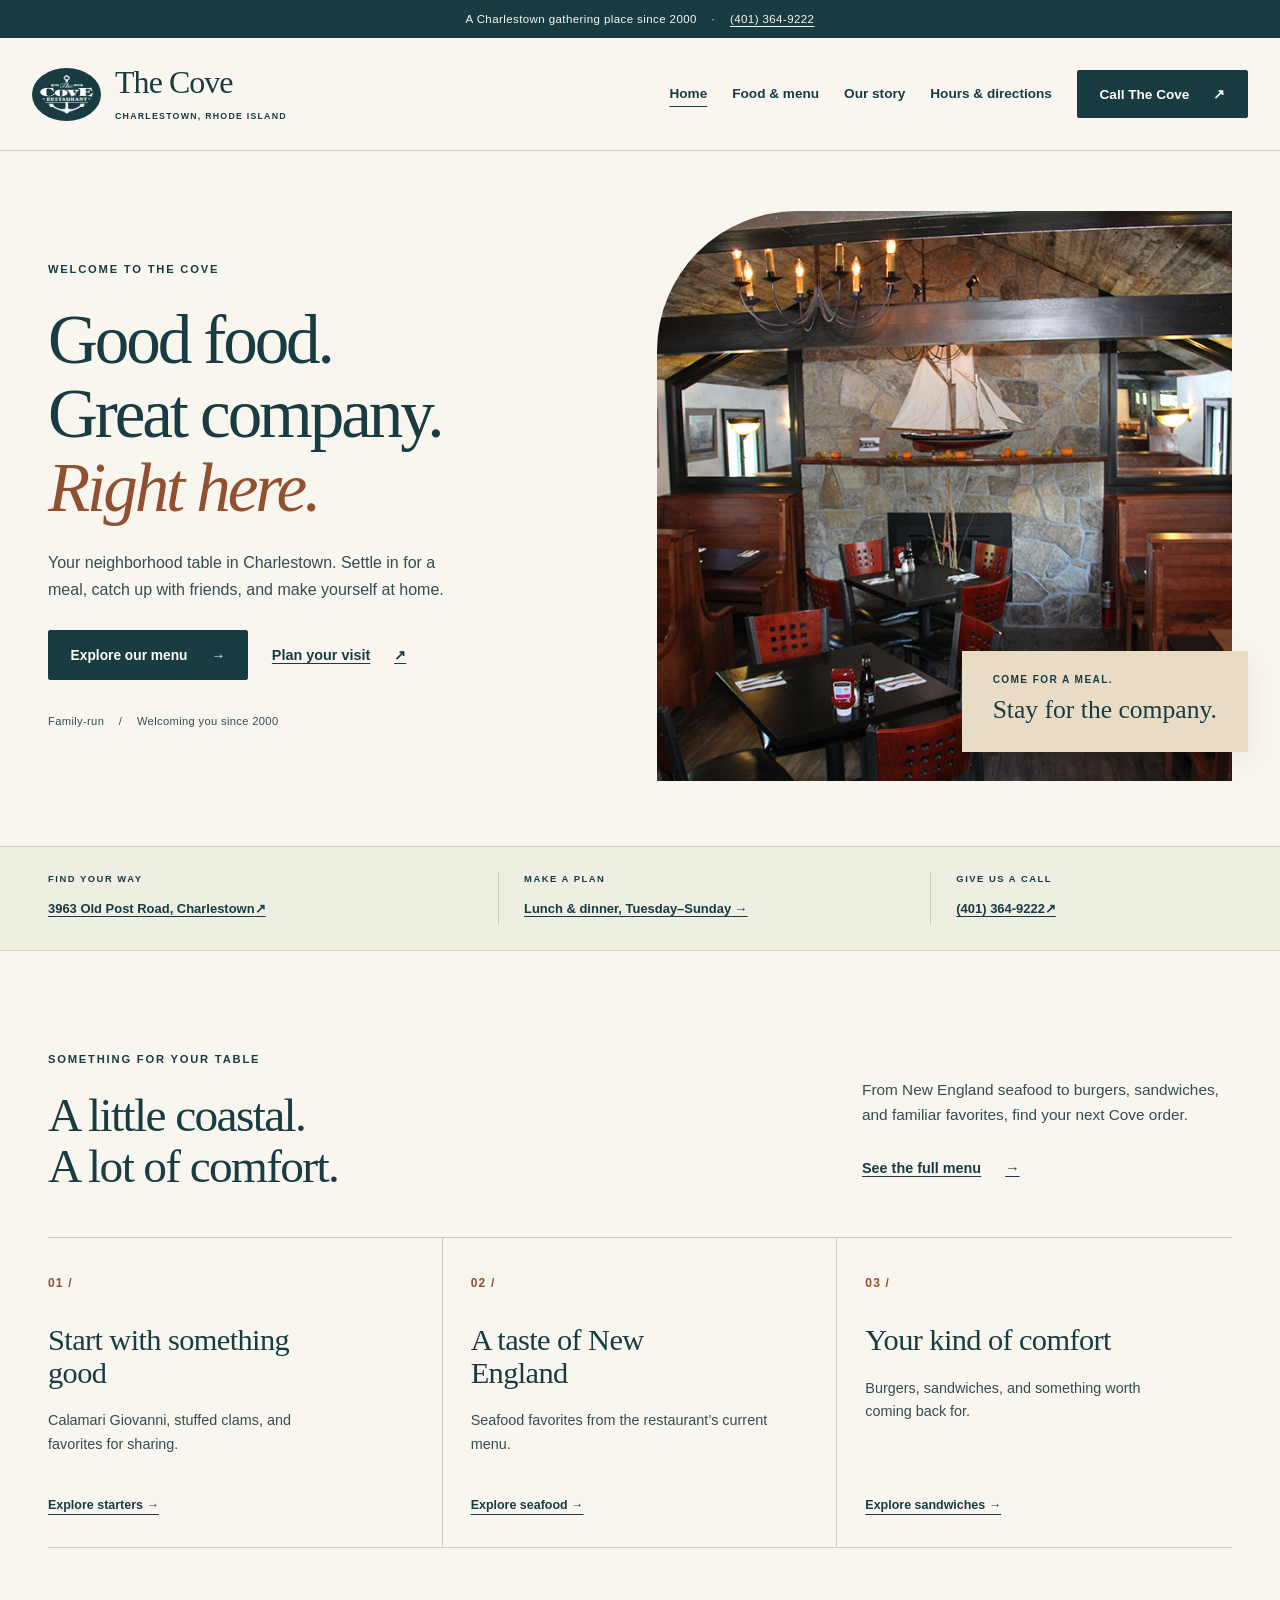
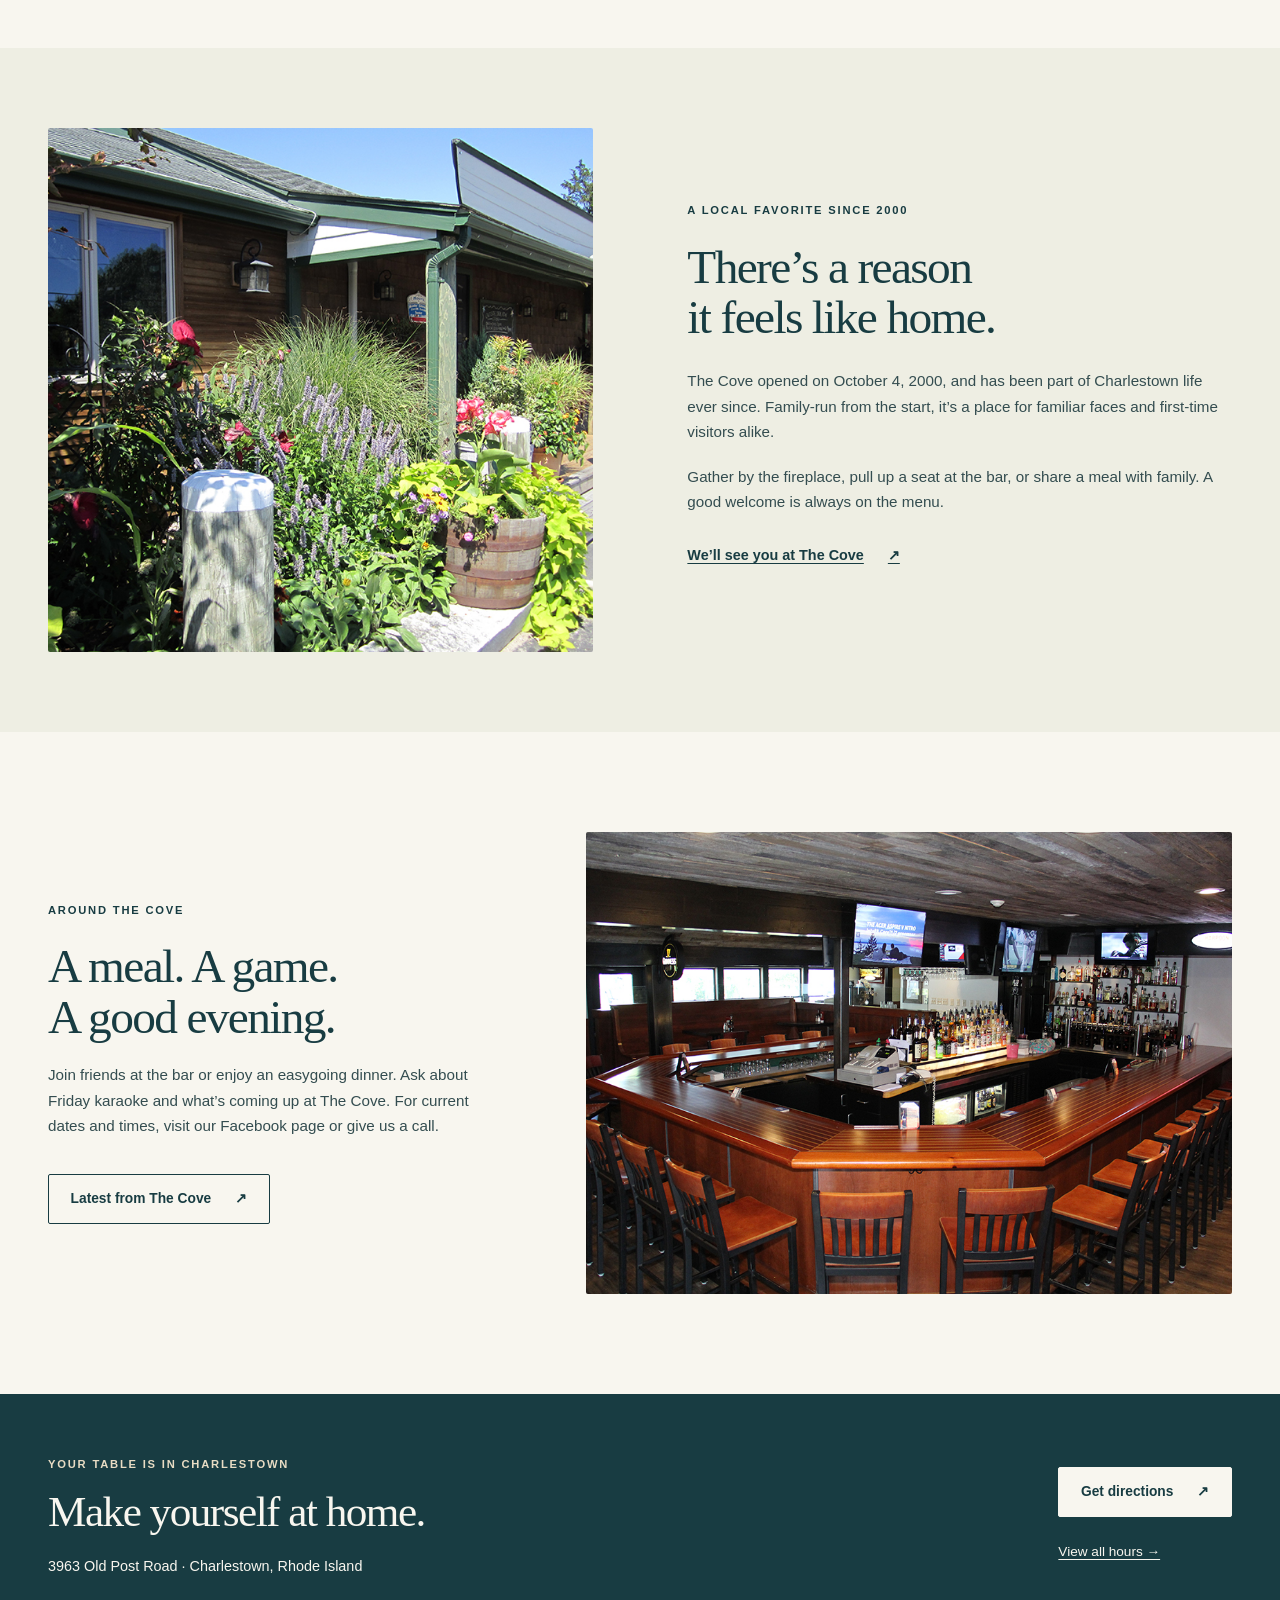
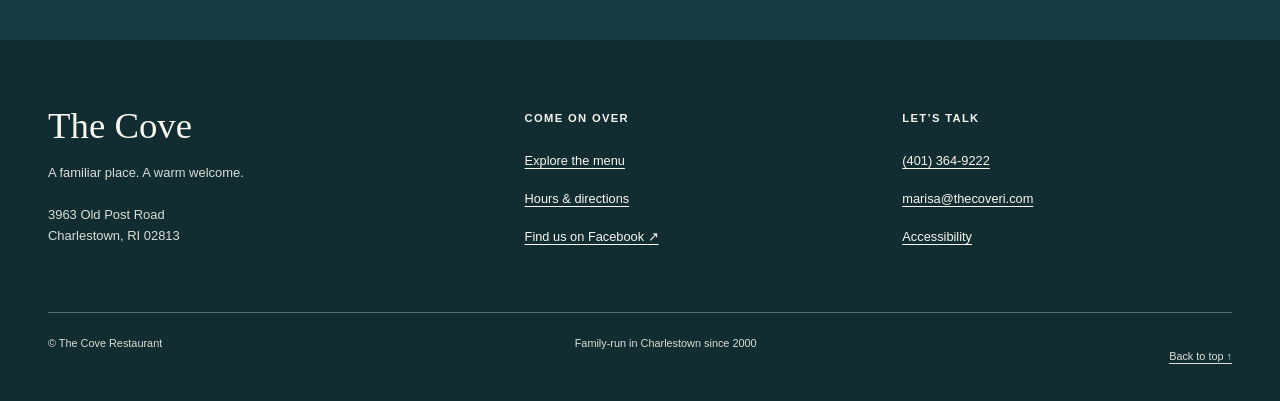
<file: index.html>
<!doctype html>
<html lang="en" id="top"><head><meta charset="utf-8"><meta name="viewport" content="width=device-width, initial-scale=1"><meta name="description" content="A family-run Charlestown restaurant since 2000. Explore the menu, restaurant hours, and directions to The Cove on Old Post Road."><meta name="theme-color" content="#183c42"><title>Welcome | The Cove Restaurant</title><link rel="icon" href="assets/favicon.svg" type="image/svg+xml"><link rel="stylesheet" href="assets/styles.css"><script src="assets/site.js" defer></script><script type="application/ld+json">{"@context": "https://schema.org", "@type": "Restaurant", "name": "The Cove Restaurant", "telephone": "+1-401-364-9222", "email": "marisa@thecoveri.com", "address": {"@type": "PostalAddress", "streetAddress": "3963 Old Post Road", "addressLocality": "Charlestown", "addressRegion": "RI", "postalCode": "02813", "addressCountry": "US"}, "openingHoursSpecification": [{"@type": "OpeningHoursSpecification", "dayOfWeek": ["Tuesday", "Wednesday", "Thursday", "Saturday"], "opens": "11:30", "closes": "21:00"}, {"@type": "OpeningHoursSpecification", "dayOfWeek": "Friday", "opens": "11:30", "closes": "22:00"}, {"@type": "OpeningHoursSpecification", "dayOfWeek": "Sunday", "opens": "12:00", "closes": "21:00"}]}</script></head><body><a class="skip-link" href="#main">Skip to main content</a>
<div class="topline">A Charlestown gathering place since 2000 <span aria-hidden="true">·</span> <a href="tel:+14013649222">(401) 364-9222</a></div>
<header class="site-header"><div class="nav-wrap"><a class="brand" href="index.html" aria-label="The Cove Restaurant, home"><img src="assets/images/cove-logo.png" width="126" height="89" alt=""><span><b>The Cove</b><small>CHARLESTOWN, RHODE ISLAND</small></span></a>
<button class="nav-toggle" type="button" aria-expanded="false" aria-controls="primary-nav" hidden>Menu <span aria-hidden="true">☰</span></button>
<nav id="primary-nav" aria-label="Main navigation"><a href="index.html" aria-current="page">Home</a><a href="menu.html" >Food &amp; menu</a><a href="index.html#our-story">Our story</a><a href="visit.html" >Hours &amp; directions</a><a class="button nav-call" href="tel:+14013649222">Call The Cove <span aria-hidden="true">↗</span></a></nav></div></header><main id="main" tabindex="-1"><section class="hero wrap" aria-labelledby="hero-heading"><div class="hero-copy"><p class="eyebrow">WELCOME TO THE COVE</p><h1 id="hero-heading">Good food.<br>Great company.<br><em>Right here.</em></h1><p class="hero-intro">Your neighborhood table in Charlestown. Settle in for a meal, catch up with friends, and make yourself at home.</p><div class="actions"><a class="button" href="menu.html">Explore our menu <span aria-hidden="true">→</span></a><a class="text-link" href="visit.html">Plan your visit <span aria-hidden="true">↗</span></a></div><p class="hero-footnote">Family-run <span aria-hidden="true">/</span> Welcoming you since 2000</p></div><div class="hero-photo"><img src="assets/images/fireplace.jpg" alt="Wooden booths and tables surrounding the stone fireplace at The Cove" width="1000" height="667" fetchpriority="high"><div class="photo-tag"><span>COME FOR A MEAL.</span><b>Stay for the company.</b></div></div></section>
<section class="quick-info" aria-label="Visit at a glance"><div class="wrap info-grid"><div><span class="eyebrow">FIND YOUR WAY</span><a href="https://www.google.com/maps/dir/?api=1&destination=3963+Old+Post+Road+Charlestown+RI+02813">3963 Old Post Road, Charlestown <span aria-hidden="true">↗</span></a></div><div><span class="eyebrow">MAKE A PLAN</span><a href="visit.html#hours">Lunch &amp; dinner, Tuesday–Sunday →</a></div><div><span class="eyebrow">GIVE US A CALL</span><a href="tel:+14013649222">(401) 364-9222 <span aria-hidden="true">↗</span></a></div></div></section>
<section class="section wrap menu-teaser"><div class="section-heading"><div><p class="eyebrow">SOMETHING FOR YOUR TABLE</p><h2>A little coastal.<br>A lot of comfort.</h2></div><div><p>From New England seafood to burgers, sandwiches, and familiar favorites, find your next Cove order.</p><a class="text-link" href="menu.html">See the full menu <span aria-hidden="true">→</span></a></div></div><div class="menu-tiles"><a href="menu.html#starters"><span class="tile-num" aria-hidden="true">01 /</span><h3>Start with something good</h3><p>Calamari Giovanni, stuffed clams, and favorites for sharing.</p><span class="tile-link">Explore starters →</span></a><a href="menu.html#seafood"><span class="tile-num" aria-hidden="true">02 /</span><h3>A taste of New England</h3><p>Seafood favorites from the restaurant’s current menu.</p><span class="tile-link">Explore seafood →</span></a><a href="menu.html#sandwiches"><span class="tile-num" aria-hidden="true">03 /</span><h3>Your kind of comfort</h3><p>Burgers, sandwiches, and something worth coming back for.</p><span class="tile-link">Explore sandwiches →</span></a></div></section>
<section class="story-section" id="our-story"><div class="wrap story-grid"><div class="story-image"><img src="assets/images/welcome-home.jpg" alt="The Cove’s exterior entrance with flowers and planters" width="1000" height="667" loading="lazy"></div><div class="story-copy"><p class="eyebrow">A LOCAL FAVORITE SINCE 2000</p><h2>There’s a reason<br>it feels like home.</h2><p>The Cove opened on October 4, 2000, and has been part of Charlestown life ever since. Family-run from the start, it’s a place for familiar faces and first-time visitors alike.</p><p>Gather by the fireplace, pull up a seat at the bar, or share a meal with family. A good welcome is always on the menu.</p><a class="text-link" href="visit.html">We’ll see you at The Cove <span aria-hidden="true">↗</span></a></div></div></section>
<section class="section wrap around-grid"><div><p class="eyebrow">AROUND THE COVE</p><h2>A meal. A game.<br>A good evening.</h2><p>Join friends at the bar or enjoy an easygoing dinner. Ask about Friday karaoke and what’s coming up at The Cove. For current dates and times, visit our Facebook page or give us a call.</p><a class="button button-outline" href="https://www.facebook.com/The-Cove-Restaurant-502096603152832/">Latest from The Cove <span aria-hidden="true">↗</span></a></div><img src="assets/images/bar.jpg" width="1000" height="667" loading="lazy" alt="The Cove bar with wooden stools and televisions"></section>
<section class="visit-band"><div class="wrap visit-band-inner"><div><p class="eyebrow">YOUR TABLE IS IN CHARLESTOWN</p><h2>Make yourself at home.</h2><p>3963 Old Post Road · Charlestown, Rhode Island</p></div><div class="actions"><a class="button button-light" href="https://www.google.com/maps/dir/?api=1&destination=3963+Old+Post+Road+Charlestown+RI+02813">Get directions <span aria-hidden="true">↗</span></a><a class="light-link" href="visit.html#hours">View all hours →</a></div></div></section></main><footer class="site-footer"><div class="footer-grid wrap"><div><a class="footer-brand" href="index.html">The Cove</a><p>A familiar place. A warm welcome.</p><p>3963 Old Post Road<br>Charlestown, RI 02813</p></div><div><h2>Come on over</h2><a href="menu.html">Explore the menu</a><a href="visit.html">Hours &amp; directions</a><a href="https://www.facebook.com/The-Cove-Restaurant-502096603152832/">Find us on Facebook <span aria-hidden="true">↗</span></a></div><div><h2>Let’s talk</h2><a href="tel:+14013649222">(401) 364-9222</a><a href="mailto:marisa@thecoveri.com">marisa@thecoveri.com</a><a href="accessibility.html">Accessibility</a></div></div><div class="footer-bottom wrap"><span>© The Cove Restaurant</span><span>Family-run in Charlestown since 2000</span><a href="#top">Back to top ↑</a></div></footer></body></html>
</file>
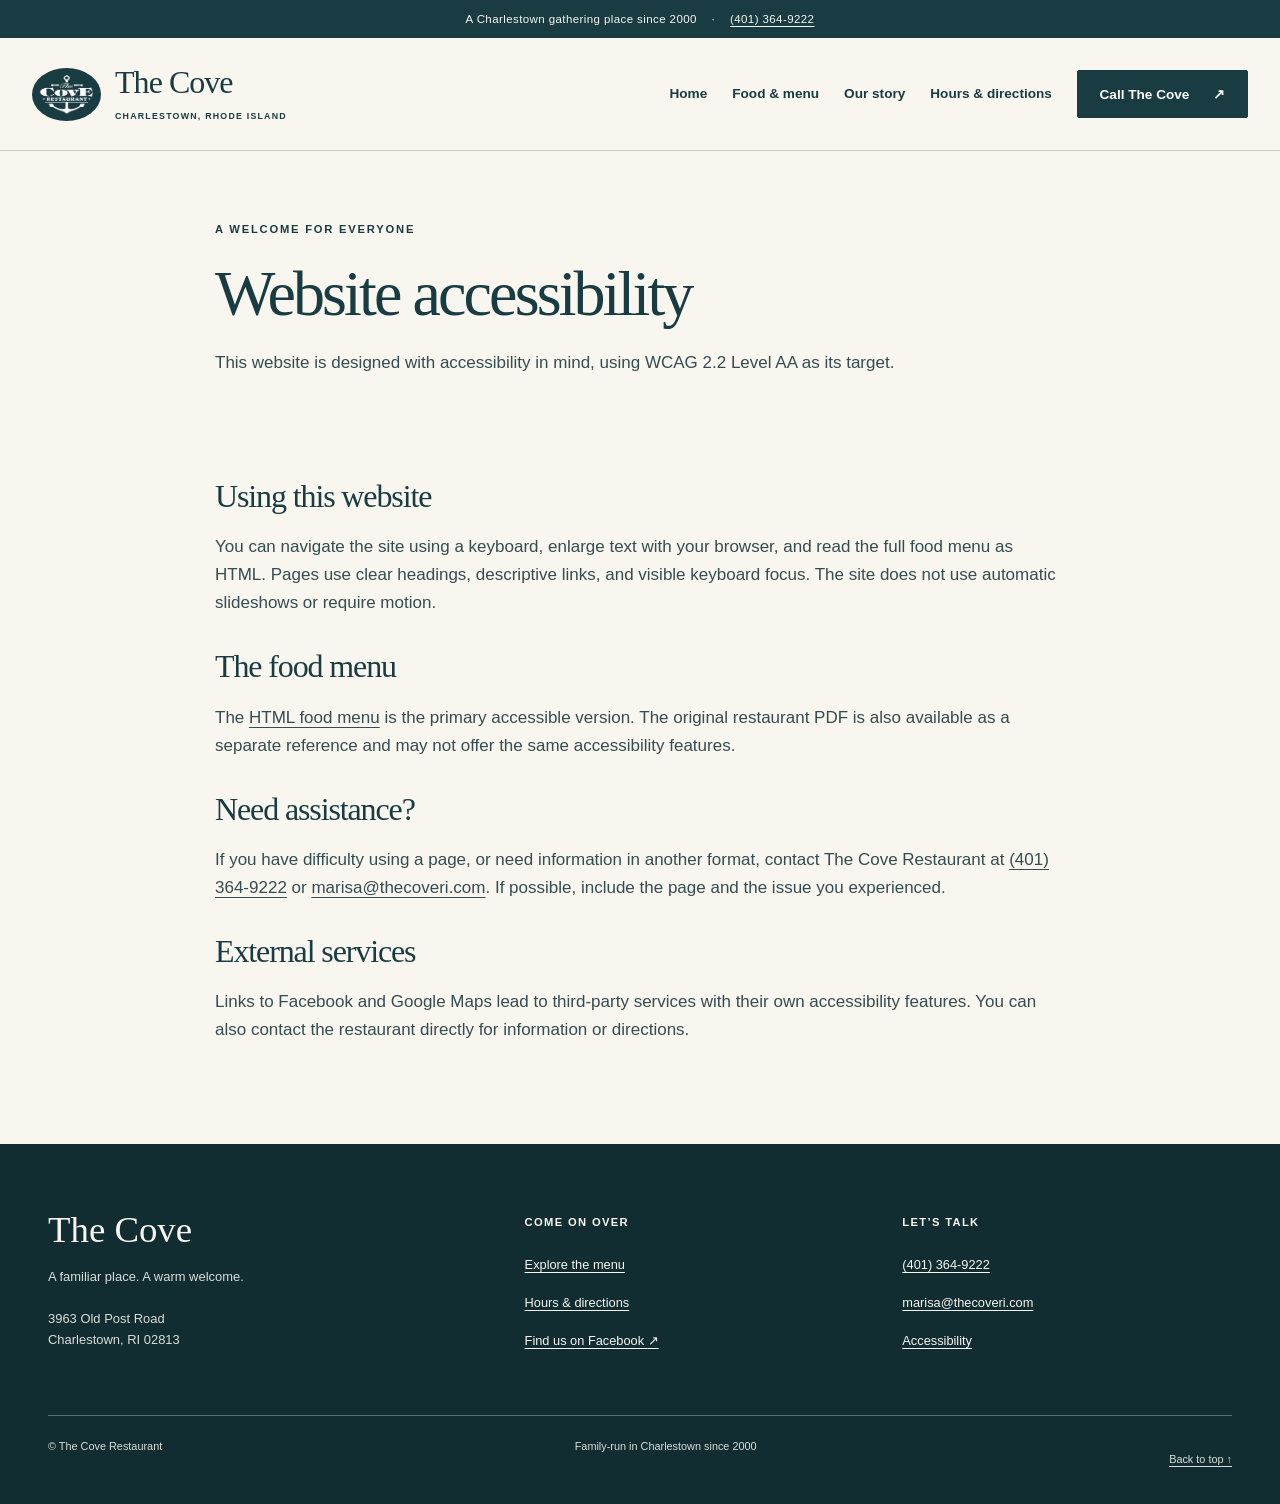
<file: accessibility.html>
<!doctype html>
<html lang="en" id="top"><head><meta charset="utf-8"><meta name="viewport" content="width=device-width, initial-scale=1"><meta name="description" content="Accessibility features and assistance for using The Cove Restaurant website."><meta name="theme-color" content="#183c42"><title>Website accessibility | The Cove Restaurant</title><link rel="icon" href="assets/favicon.svg" type="image/svg+xml"><link rel="stylesheet" href="assets/styles.css"><script src="assets/site.js" defer></script></head><body><a class="skip-link" href="#main">Skip to main content</a>
<div class="topline">A Charlestown gathering place since 2000 <span aria-hidden="true">·</span> <a href="tel:+14013649222">(401) 364-9222</a></div>
<header class="site-header"><div class="nav-wrap"><a class="brand" href="index.html" aria-label="The Cove Restaurant, home"><img src="assets/images/cove-logo.png" width="126" height="89" alt=""><span><b>The Cove</b><small>CHARLESTOWN, RHODE ISLAND</small></span></a>
<button class="nav-toggle" type="button" aria-expanded="false" aria-controls="primary-nav" hidden>Menu <span aria-hidden="true">☰</span></button>
<nav id="primary-nav" aria-label="Main navigation"><a href="index.html" >Home</a><a href="menu.html" >Food &amp; menu</a><a href="index.html#our-story">Our story</a><a href="visit.html" >Hours &amp; directions</a><a class="button nav-call" href="tel:+14013649222">Call The Cove <span aria-hidden="true">↗</span></a></nav></div></header><main id="main" tabindex="-1"><section class="page-intro wrap narrow"><p class="eyebrow">A WELCOME FOR EVERYONE</p><h1>Website accessibility</h1><p>This website is designed with accessibility in mind, using WCAG 2.2 Level AA as its target.</p></section><div class="wrap narrow prose section-topless"><h2>Using this website</h2><p>You can navigate the site using a keyboard, enlarge text with your browser, and read the full food menu as HTML. Pages use clear headings, descriptive links, and visible keyboard focus. The site does not use automatic slideshows or require motion.</p><h2>The food menu</h2><p>The <a href="menu.html">HTML food menu</a> is the primary accessible version. The original restaurant PDF is also available as a separate reference and may not offer the same accessibility features.</p><h2>Need assistance?</h2><p>If you have difficulty using a page, or need information in another format, contact The Cove Restaurant at <a href="tel:+14013649222">(401) 364-9222</a> or <a href="mailto:marisa@thecoveri.com">marisa@thecoveri.com</a>. If possible, include the page and the issue you experienced.</p><h2>External services</h2><p>Links to Facebook and Google Maps lead to third-party services with their own accessibility features. You can also contact the restaurant directly for information or directions.</p></div></main><footer class="site-footer"><div class="footer-grid wrap"><div><a class="footer-brand" href="index.html">The Cove</a><p>A familiar place. A warm welcome.</p><p>3963 Old Post Road<br>Charlestown, RI 02813</p></div><div><h2>Come on over</h2><a href="menu.html">Explore the menu</a><a href="visit.html">Hours &amp; directions</a><a href="https://www.facebook.com/The-Cove-Restaurant-502096603152832/">Find us on Facebook <span aria-hidden="true">↗</span></a></div><div><h2>Let’s talk</h2><a href="tel:+14013649222">(401) 364-9222</a><a href="mailto:marisa@thecoveri.com">marisa@thecoveri.com</a><a href="accessibility.html">Accessibility</a></div></div><div class="footer-bottom wrap"><span>© The Cove Restaurant</span><span>Family-run in Charlestown since 2000</span><a href="#top">Back to top ↑</a></div></footer></body></html>
</file>
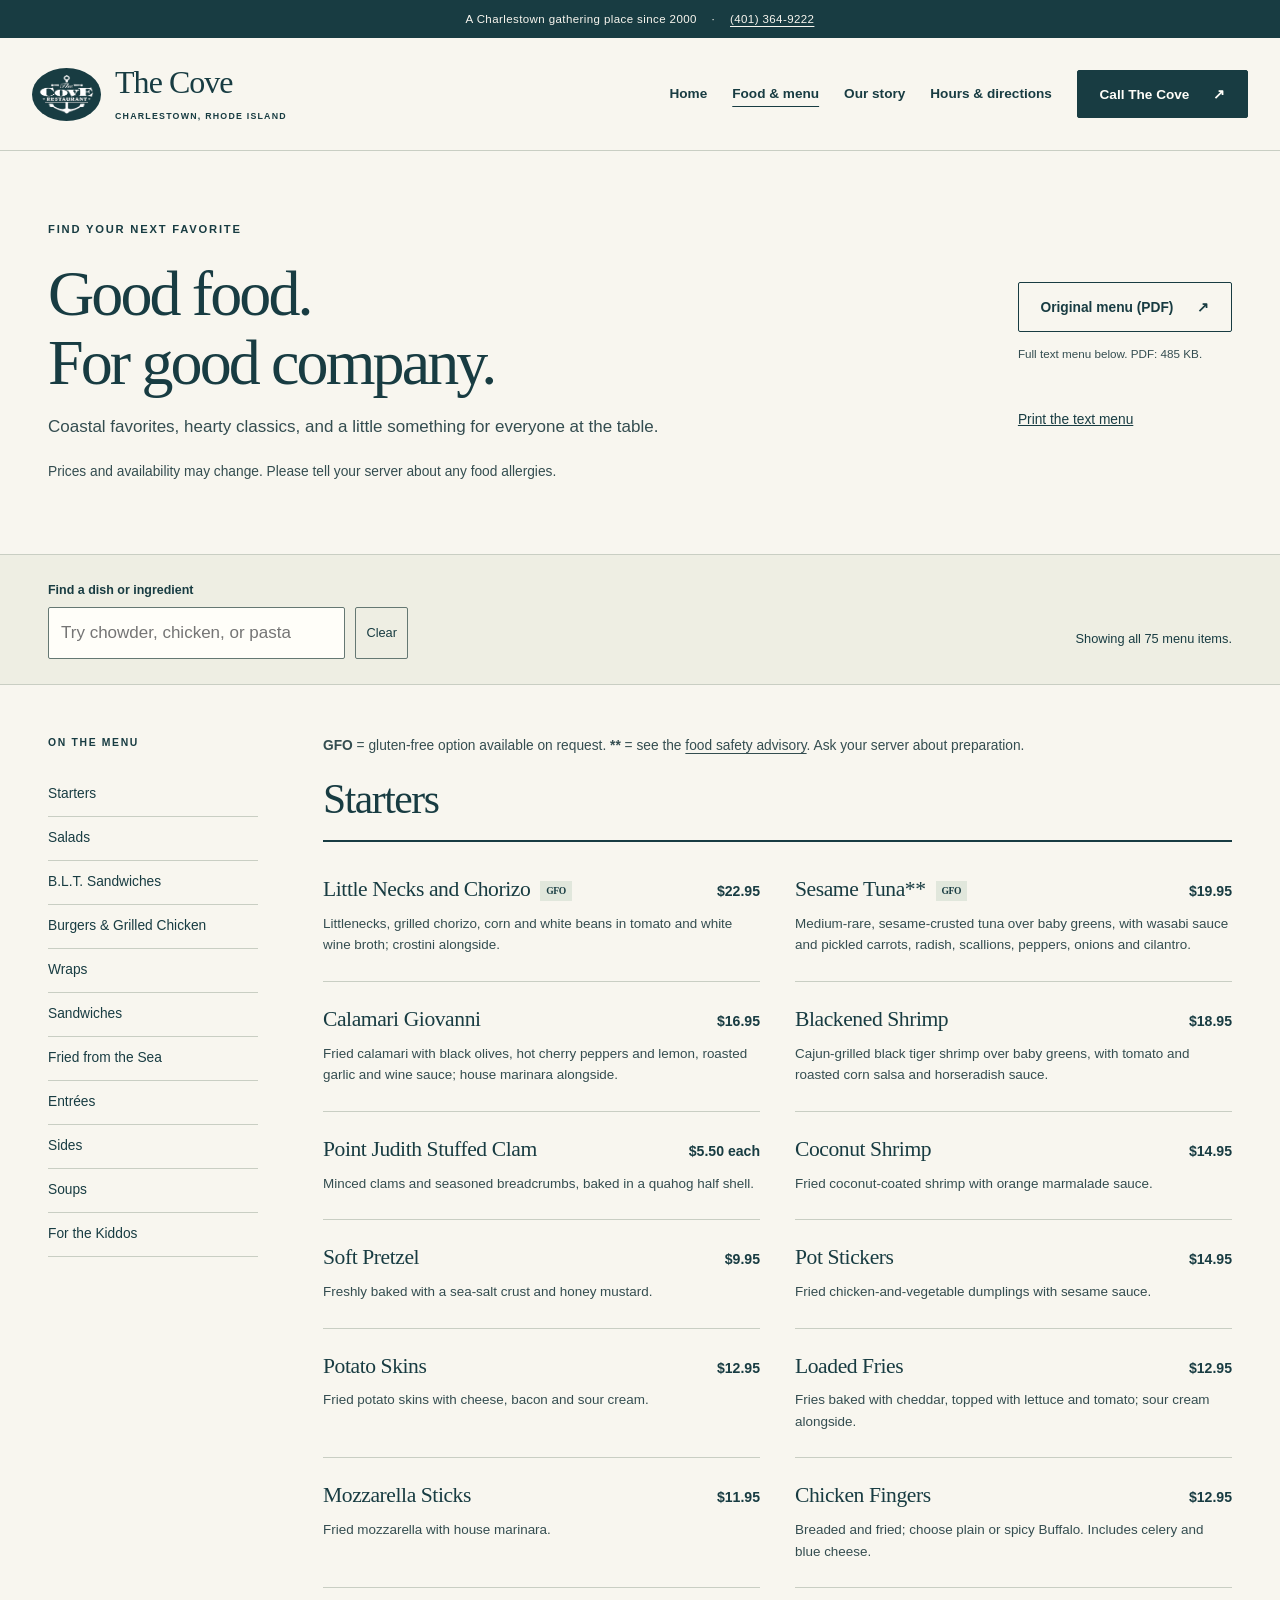
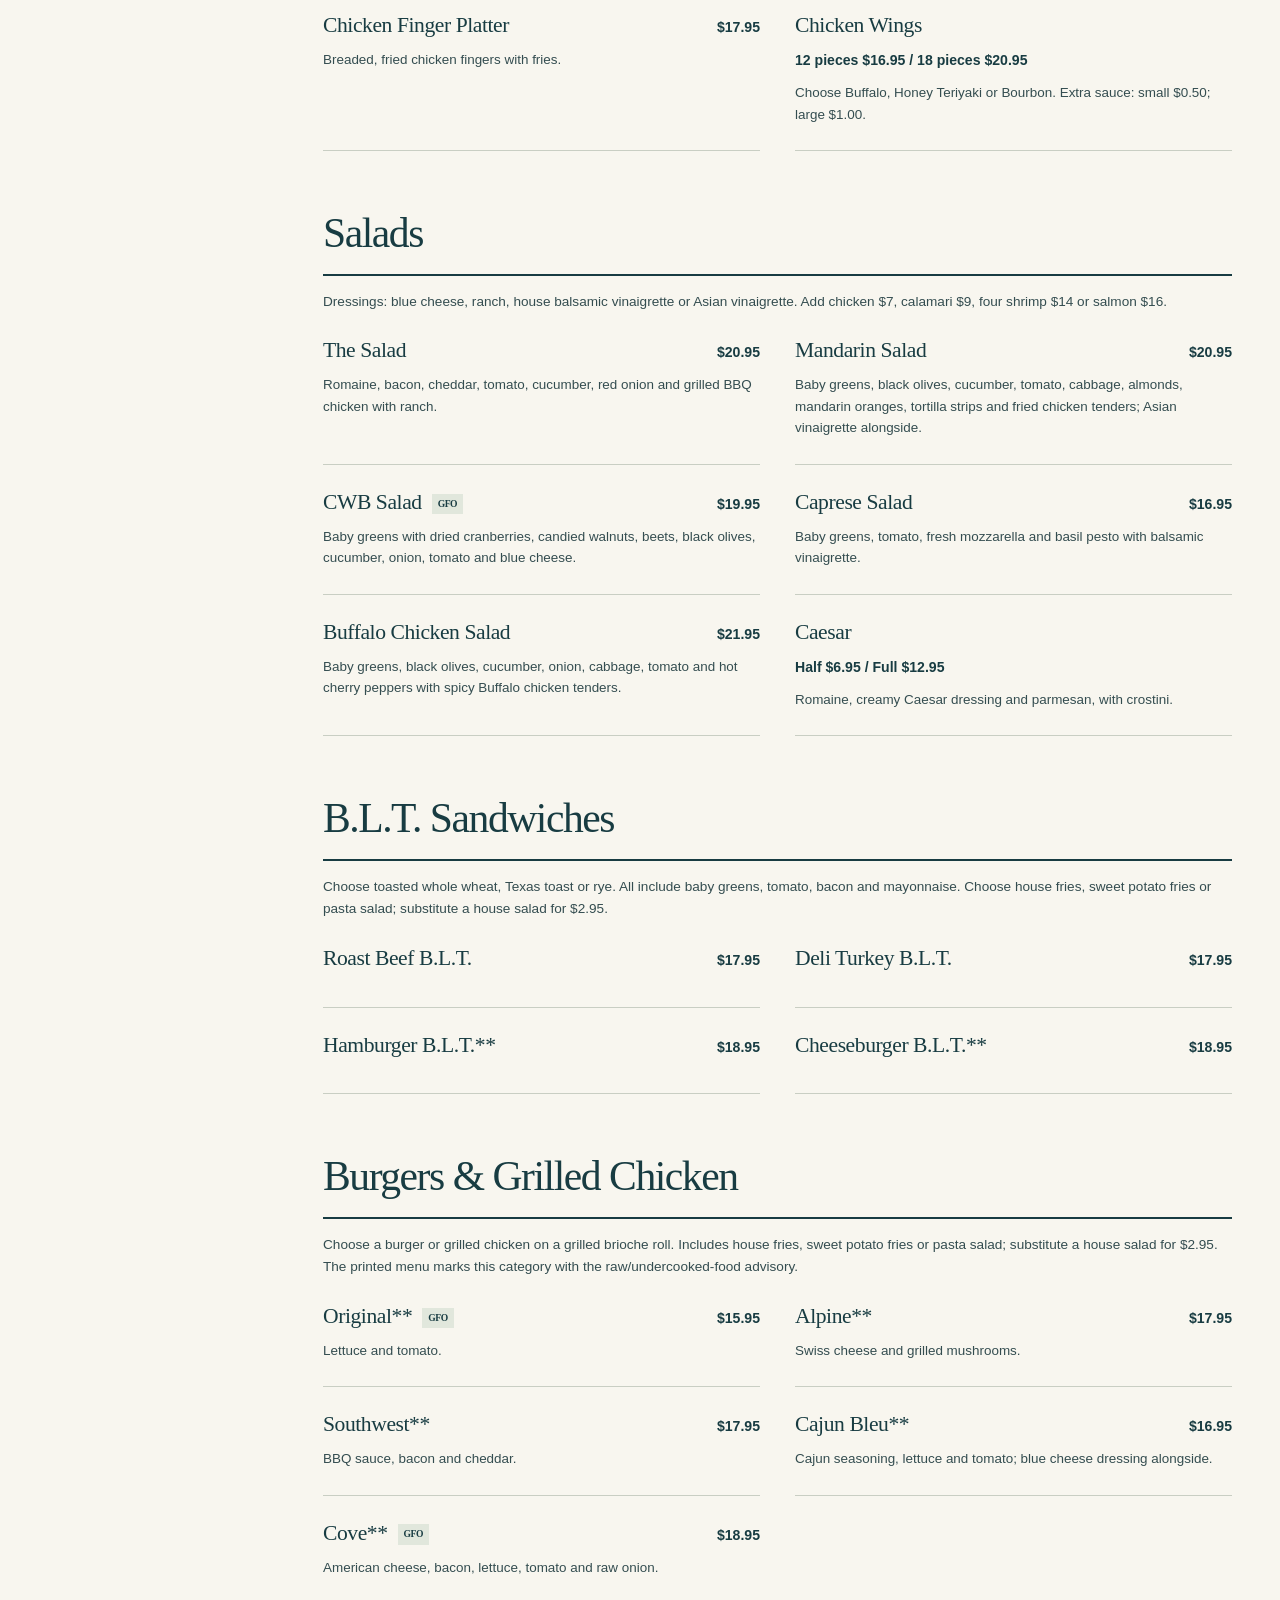
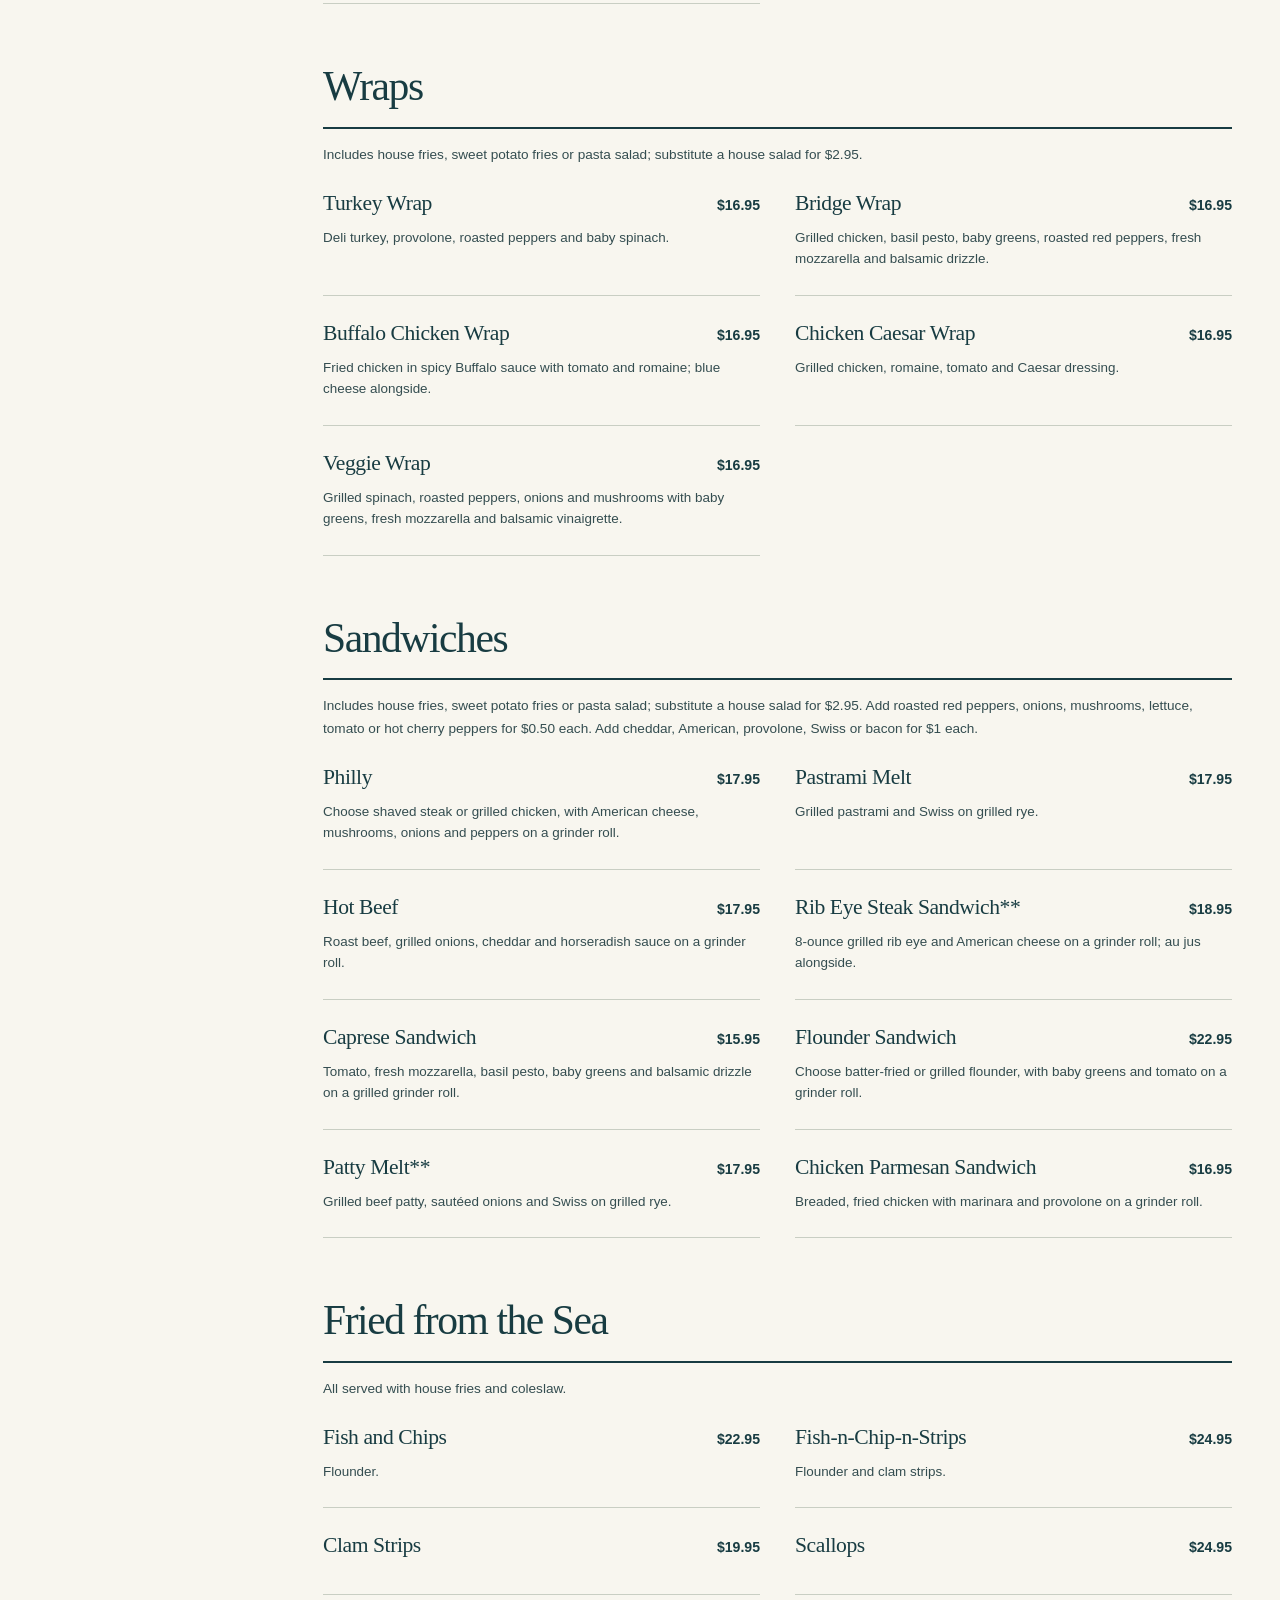
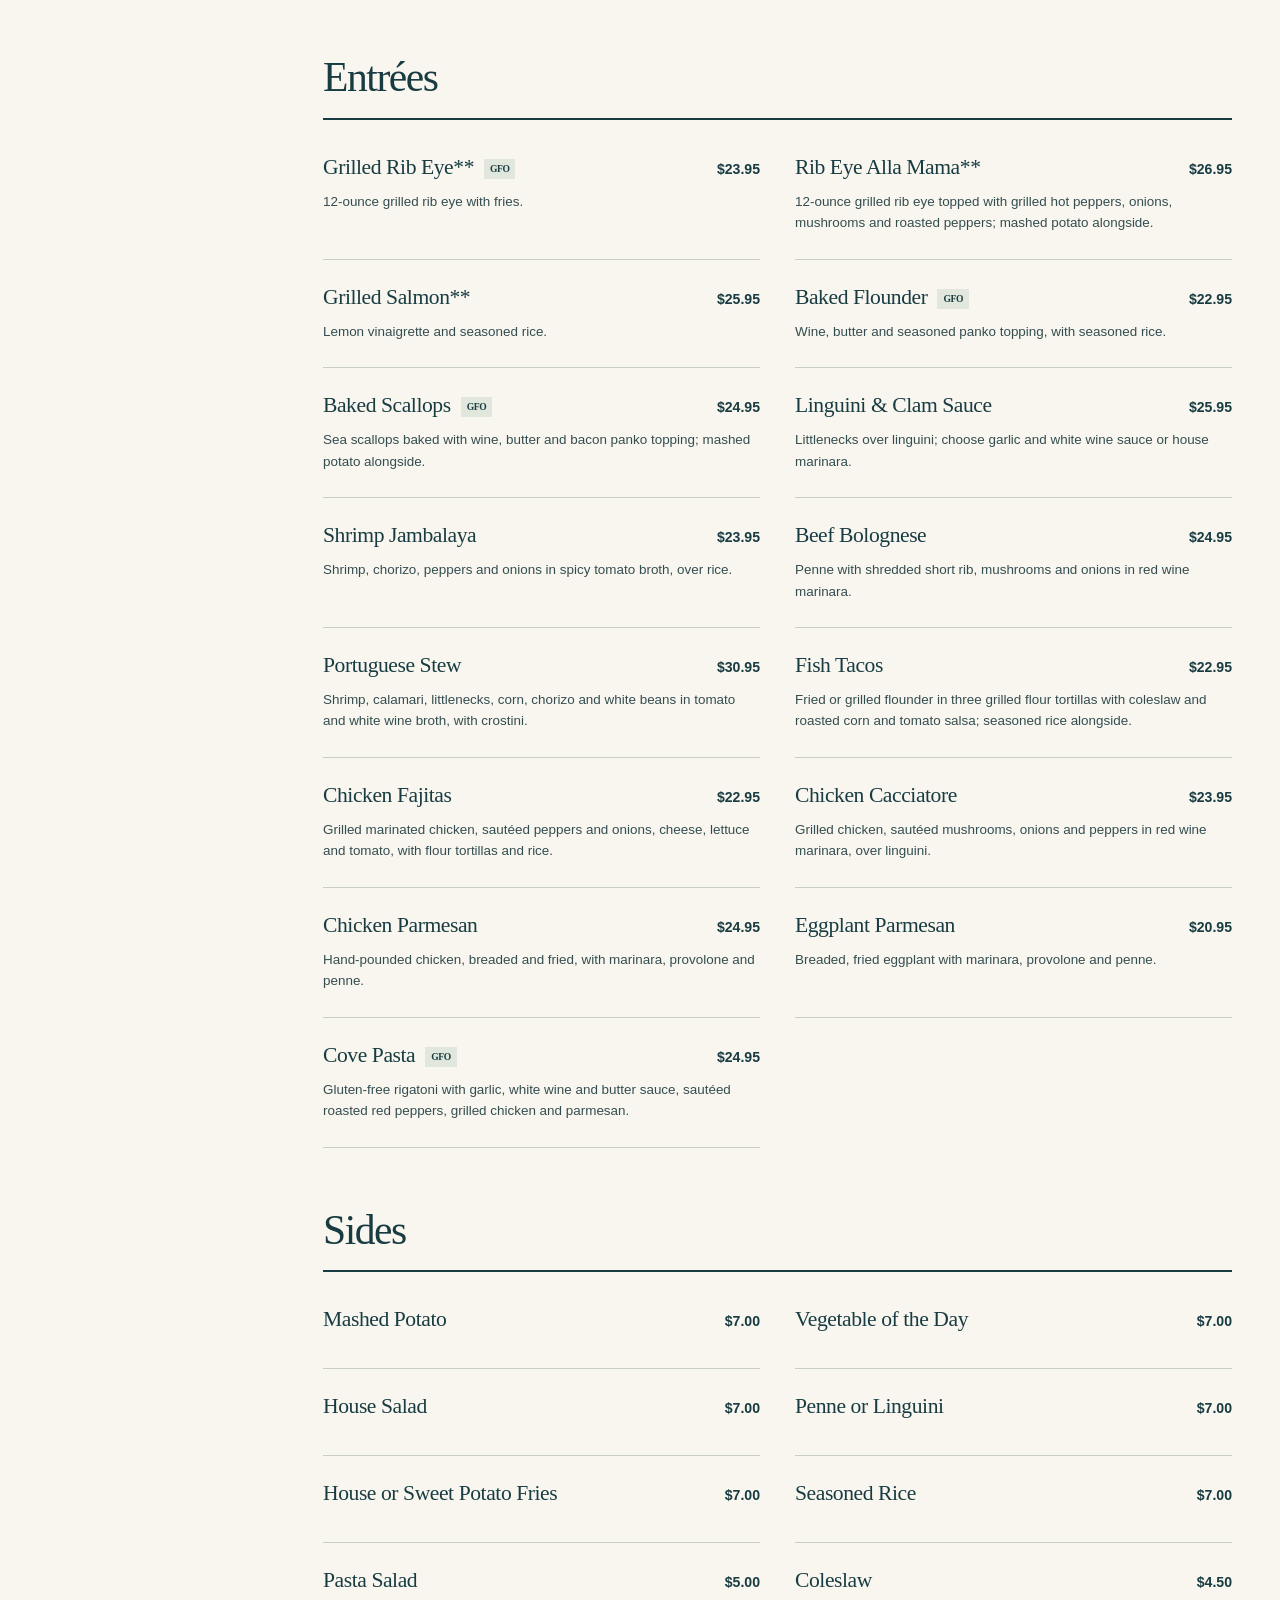
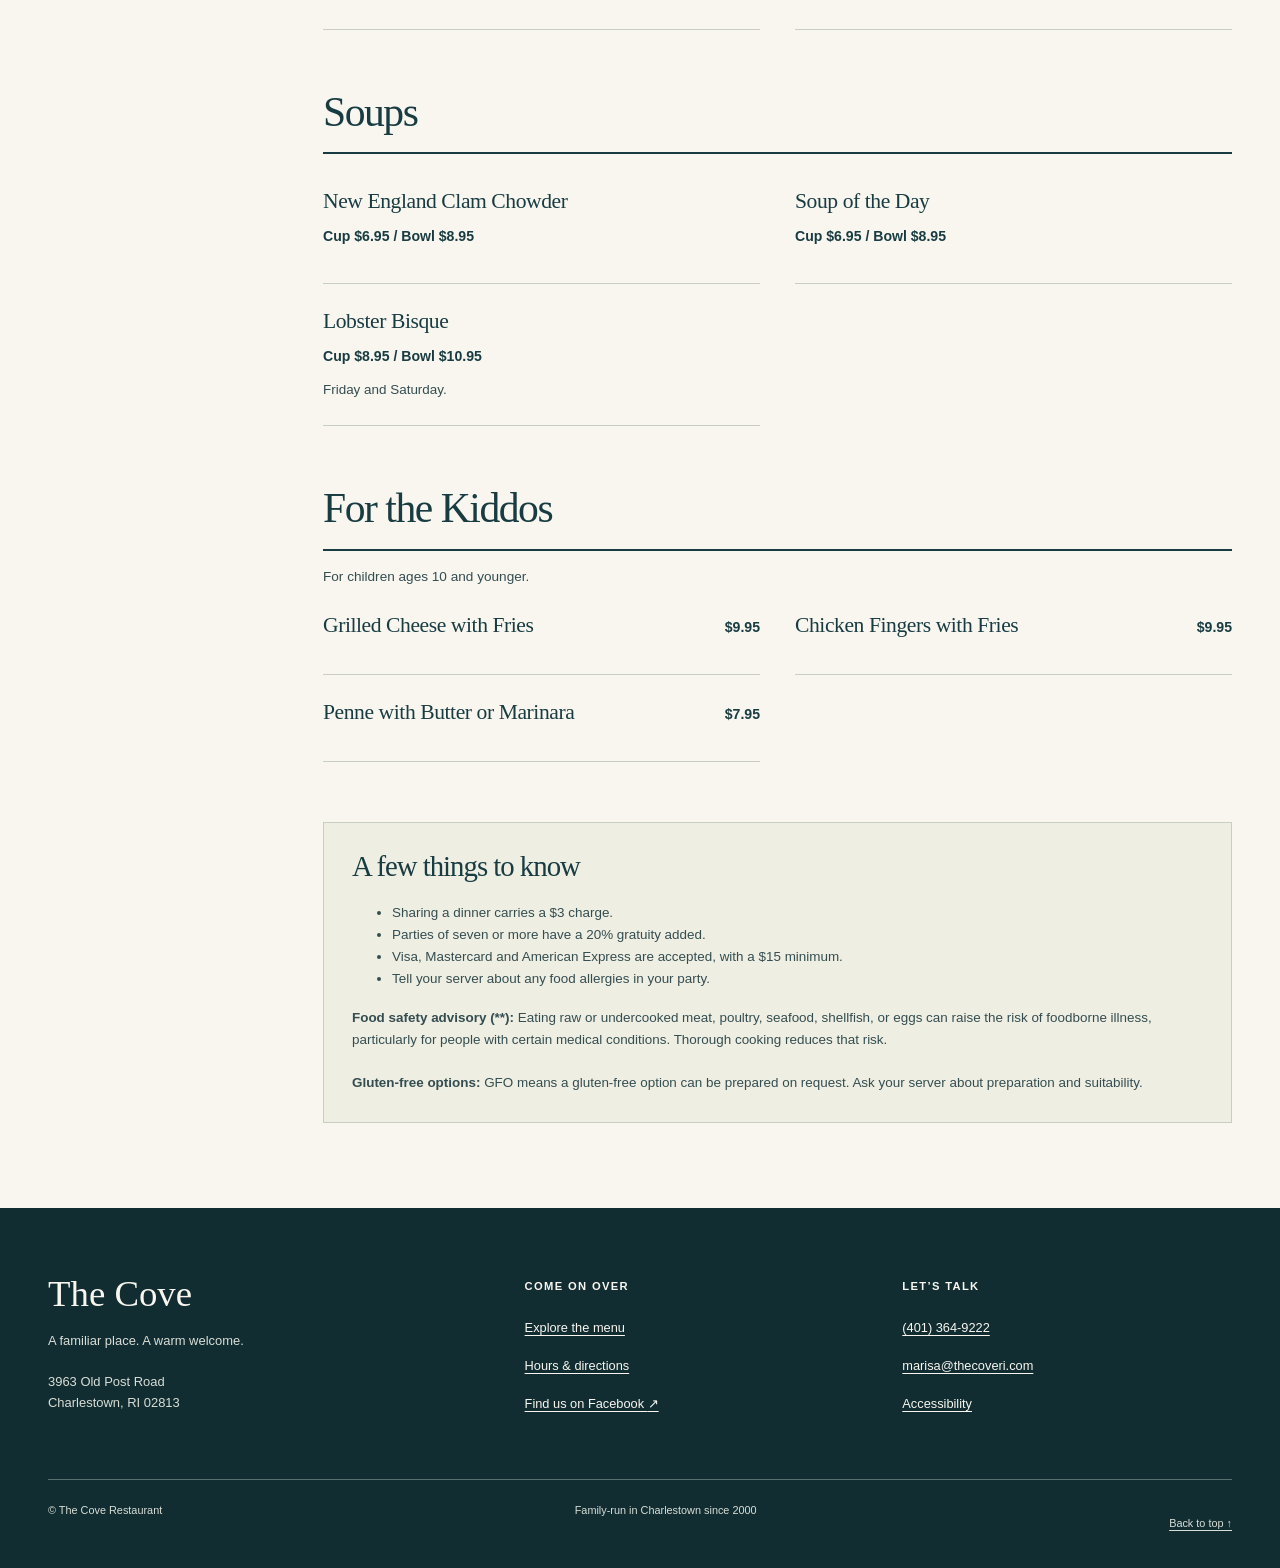
<file: menu.html>
<!doctype html>
<html lang="en" id="top"><head><meta charset="utf-8"><meta name="viewport" content="width=device-width, initial-scale=1"><meta name="description" content="Explore The Cove Restaurant’s full menu, with seafood, burgers, sandwiches, salads, entrées, and children’s choices in Charlestown, Rhode Island."><meta name="theme-color" content="#183c42"><title>Food &amp; menu | The Cove Restaurant</title><link rel="icon" href="assets/favicon.svg" type="image/svg+xml"><link rel="stylesheet" href="assets/styles.css"><script src="assets/site.js" defer></script></head><body><a class="skip-link" href="#main">Skip to main content</a>
<div class="topline">A Charlestown gathering place since 2000 <span aria-hidden="true">·</span> <a href="tel:+14013649222">(401) 364-9222</a></div>
<header class="site-header"><div class="nav-wrap"><a class="brand" href="index.html" aria-label="The Cove Restaurant, home"><img src="assets/images/cove-logo.png" width="126" height="89" alt=""><span><b>The Cove</b><small>CHARLESTOWN, RHODE ISLAND</small></span></a>
<button class="nav-toggle" type="button" aria-expanded="false" aria-controls="primary-nav" hidden>Menu <span aria-hidden="true">☰</span></button>
<nav id="primary-nav" aria-label="Main navigation"><a href="index.html" >Home</a><a href="menu.html" aria-current="page">Food &amp; menu</a><a href="index.html#our-story">Our story</a><a href="visit.html" >Hours &amp; directions</a><a class="button nav-call" href="tel:+14013649222">Call The Cove <span aria-hidden="true">↗</span></a></nav></div></header><main id="main" tabindex="-1"><section class="page-intro wrap menu-intro"><div><p class="eyebrow">FIND YOUR NEXT FAVORITE</p><h1>Good food.<br>For good company.</h1><p class="menu-lead">Coastal favorites, hearty classics, and a little something for everyone at the table.</p><p class="small muted">Prices and availability may change. Please tell your server about any food allergies.</p></div><div class="menu-download"><a class="button button-outline" href="assets/documents/cove-menu.pdf">Original menu (PDF) <span aria-hidden="true">↗</span></a><p class="pdf-note">Full text menu below. PDF: 485 KB.</p><button class="print-link" id="print-menu" type="button" hidden>Print the text menu</button></div></section>
<section class="menu-tools" id="search-tools" hidden aria-label="Search the food menu"><div class="wrap menu-tools-inner"><div class="search-field"><label for="menu-search">Find a dish or ingredient</label><div class="search-input-wrap"><input type="search" id="menu-search" placeholder="Try chowder, chicken, or pasta" autocomplete="off" aria-controls="menu-content"><button type="button" id="clear-search">Clear</button></div></div><p class="menu-status" id="menu-status" role="status" aria-live="polite" aria-atomic="true"></p></div></section>
<div class="wrap menu-layout"><nav class="category-nav" aria-label="Menu categories"><p class="eyebrow">ON THE MENU</p><a href="#starters">Starters</a><a href="#salads">Salads</a><a href="#blt-sandwiches">B.L.T. Sandwiches</a><a href="#burgers-chicken">Burgers &amp; Grilled Chicken</a><a href="#wraps">Wraps</a><a href="#sandwiches">Sandwiches</a><a href="#fried-seafood">Fried from the Sea</a><a href="#entrees">Entrées</a><a href="#sides">Sides</a><a href="#soups">Soups</a><a href="#kids">For the Kiddos</a></nav><div id="menu-content"><p class="small muted"><strong>GFO</strong> = gluten-free option available on request. <strong>**</strong> = see the <a href="#food-safety">food safety advisory</a>. Ask your server about preparation.</p><div id="no-results" class="no-results" hidden><h2>No dishes found</h2><p>Try another word, or use Clear to see the full menu.</p></div><section class="menu-section" id="starters" aria-labelledby="heading-starters"><h2 id="heading-starters">Starters</h2><div class="dish-grid"><article class="dish"><div class="dish-heading"><h3>Little Necks and Chorizo <span class="dish-tag">GFO</span></h3><span class="dish-price">$22.95</span></div><p>Littlenecks, grilled chorizo, corn and white beans in tomato and white wine broth; crostini alongside.</p></article><article class="dish"><div class="dish-heading"><h3>Sesame Tuna<span aria-hidden="true">**</span><span class="sr-only"> (see food safety advisory below)</span> <span class="dish-tag">GFO</span></h3><span class="dish-price">$19.95</span></div><p>Medium-rare, sesame-crusted tuna over baby greens, with wasabi sauce and pickled carrots, radish, scallions, peppers, onions and cilantro.</p></article><article class="dish"><div class="dish-heading"><h3>Calamari Giovanni </h3><span class="dish-price">$16.95</span></div><p>Fried calamari with black olives, hot cherry peppers and lemon, roasted garlic and wine sauce; house marinara alongside.</p></article><article class="dish"><div class="dish-heading"><h3>Blackened Shrimp </h3><span class="dish-price">$18.95</span></div><p>Cajun-grilled black tiger shrimp over baby greens, with tomato and roasted corn salsa and horseradish sauce.</p></article><article class="dish"><div class="dish-heading"><h3>Point Judith Stuffed Clam </h3><span class="dish-price">$5.50 each</span></div><p>Minced clams and seasoned breadcrumbs, baked in a quahog half shell.</p></article><article class="dish"><div class="dish-heading"><h3>Coconut Shrimp </h3><span class="dish-price">$14.95</span></div><p>Fried coconut-coated shrimp with orange marmalade sauce.</p></article><article class="dish"><div class="dish-heading"><h3>Soft Pretzel </h3><span class="dish-price">$9.95</span></div><p>Freshly baked with a sea-salt crust and honey mustard.</p></article><article class="dish"><div class="dish-heading"><h3>Pot Stickers </h3><span class="dish-price">$14.95</span></div><p>Fried chicken-and-vegetable dumplings with sesame sauce.</p></article><article class="dish"><div class="dish-heading"><h3>Potato Skins </h3><span class="dish-price">$12.95</span></div><p>Fried potato skins with cheese, bacon and sour cream.</p></article><article class="dish"><div class="dish-heading"><h3>Loaded Fries </h3><span class="dish-price">$12.95</span></div><p>Fries baked with cheddar, topped with lettuce and tomato; sour cream alongside.</p></article><article class="dish"><div class="dish-heading"><h3>Mozzarella Sticks </h3><span class="dish-price">$11.95</span></div><p>Fried mozzarella with house marinara.</p></article><article class="dish"><div class="dish-heading"><h3>Chicken Fingers </h3><span class="dish-price">$12.95</span></div><p>Breaded and fried; choose plain or spicy Buffalo. Includes celery and blue cheese.</p></article><article class="dish"><div class="dish-heading"><h3>Chicken Finger Platter </h3><span class="dish-price">$17.95</span></div><p>Breaded, fried chicken fingers with fries.</p></article><article class="dish"><div class="dish-heading has-variants"><h3>Chicken Wings </h3><span class="dish-price">12 pieces $16.95 / 18 pieces $20.95</span></div><p>Choose Buffalo, Honey Teriyaki or Bourbon. Extra sauce: small $0.50; large $1.00.</p></article></div></section><section class="menu-section" id="salads" aria-labelledby="heading-salads"><h2 id="heading-salads">Salads</h2><p class="category-note">Dressings: blue cheese, ranch, house balsamic vinaigrette or Asian vinaigrette. Add chicken $7, calamari $9, four shrimp $14 or salmon $16.</p><div class="dish-grid"><article class="dish"><div class="dish-heading"><h3>The Salad </h3><span class="dish-price">$20.95</span></div><p>Romaine, bacon, cheddar, tomato, cucumber, red onion and grilled BBQ chicken with ranch.</p></article><article class="dish"><div class="dish-heading"><h3>Mandarin Salad </h3><span class="dish-price">$20.95</span></div><p>Baby greens, black olives, cucumber, tomato, cabbage, almonds, mandarin oranges, tortilla strips and fried chicken tenders; Asian vinaigrette alongside.</p></article><article class="dish"><div class="dish-heading"><h3>CWB Salad <span class="dish-tag">GFO</span></h3><span class="dish-price">$19.95</span></div><p>Baby greens with dried cranberries, candied walnuts, beets, black olives, cucumber, onion, tomato and blue cheese.</p></article><article class="dish"><div class="dish-heading"><h3>Caprese Salad </h3><span class="dish-price">$16.95</span></div><p>Baby greens, tomato, fresh mozzarella and basil pesto with balsamic vinaigrette.</p></article><article class="dish"><div class="dish-heading"><h3>Buffalo Chicken Salad </h3><span class="dish-price">$21.95</span></div><p>Baby greens, black olives, cucumber, onion, cabbage, tomato and hot cherry peppers with spicy Buffalo chicken tenders.</p></article><article class="dish"><div class="dish-heading has-variants"><h3>Caesar </h3><span class="dish-price">Half $6.95 / Full $12.95</span></div><p>Romaine, creamy Caesar dressing and parmesan, with crostini.</p></article></div></section><section class="menu-section" id="blt-sandwiches" aria-labelledby="heading-blt-sandwiches"><h2 id="heading-blt-sandwiches">B.L.T. Sandwiches</h2><p class="category-note">Choose toasted whole wheat, Texas toast or rye. All include baby greens, tomato, bacon and mayonnaise. Choose house fries, sweet potato fries or pasta salad; substitute a house salad for $2.95.</p><div class="dish-grid"><article class="dish"><div class="dish-heading"><h3>Roast Beef B.L.T. </h3><span class="dish-price">$17.95</span></div></article><article class="dish"><div class="dish-heading"><h3>Deli Turkey B.L.T. </h3><span class="dish-price">$17.95</span></div></article><article class="dish"><div class="dish-heading"><h3>Hamburger B.L.T.<span aria-hidden="true">**</span><span class="sr-only"> (see food safety advisory below)</span> </h3><span class="dish-price">$18.95</span></div></article><article class="dish"><div class="dish-heading"><h3>Cheeseburger B.L.T.<span aria-hidden="true">**</span><span class="sr-only"> (see food safety advisory below)</span> </h3><span class="dish-price">$18.95</span></div></article></div></section><section class="menu-section" id="burgers-chicken" aria-labelledby="heading-burgers-chicken"><h2 id="heading-burgers-chicken">Burgers &amp; Grilled Chicken</h2><p class="category-note">Choose a burger or grilled chicken on a grilled brioche roll. Includes house fries, sweet potato fries or pasta salad; substitute a house salad for $2.95. The printed menu marks this category with the raw/undercooked-food advisory.</p><div class="dish-grid"><article class="dish"><div class="dish-heading"><h3>Original<span aria-hidden="true">**</span><span class="sr-only"> (see food safety advisory below)</span> <span class="dish-tag">GFO</span></h3><span class="dish-price">$15.95</span></div><p>Lettuce and tomato.</p></article><article class="dish"><div class="dish-heading"><h3>Alpine<span aria-hidden="true">**</span><span class="sr-only"> (see food safety advisory below)</span> </h3><span class="dish-price">$17.95</span></div><p>Swiss cheese and grilled mushrooms.</p></article><article class="dish"><div class="dish-heading"><h3>Southwest<span aria-hidden="true">**</span><span class="sr-only"> (see food safety advisory below)</span> </h3><span class="dish-price">$17.95</span></div><p>BBQ sauce, bacon and cheddar.</p></article><article class="dish"><div class="dish-heading"><h3>Cajun Bleu<span aria-hidden="true">**</span><span class="sr-only"> (see food safety advisory below)</span> </h3><span class="dish-price">$16.95</span></div><p>Cajun seasoning, lettuce and tomato; blue cheese dressing alongside.</p></article><article class="dish"><div class="dish-heading"><h3>Cove<span aria-hidden="true">**</span><span class="sr-only"> (see food safety advisory below)</span> <span class="dish-tag">GFO</span></h3><span class="dish-price">$18.95</span></div><p>American cheese, bacon, lettuce, tomato and raw onion.</p></article></div></section><section class="menu-section" id="wraps" aria-labelledby="heading-wraps"><h2 id="heading-wraps">Wraps</h2><p class="category-note">Includes house fries, sweet potato fries or pasta salad; substitute a house salad for $2.95.</p><div class="dish-grid"><article class="dish"><div class="dish-heading"><h3>Turkey Wrap </h3><span class="dish-price">$16.95</span></div><p>Deli turkey, provolone, roasted peppers and baby spinach.</p></article><article class="dish"><div class="dish-heading"><h3>Bridge Wrap </h3><span class="dish-price">$16.95</span></div><p>Grilled chicken, basil pesto, baby greens, roasted red peppers, fresh mozzarella and balsamic drizzle.</p></article><article class="dish"><div class="dish-heading"><h3>Buffalo Chicken Wrap </h3><span class="dish-price">$16.95</span></div><p>Fried chicken in spicy Buffalo sauce with tomato and romaine; blue cheese alongside.</p></article><article class="dish"><div class="dish-heading"><h3>Chicken Caesar Wrap </h3><span class="dish-price">$16.95</span></div><p>Grilled chicken, romaine, tomato and Caesar dressing.</p></article><article class="dish"><div class="dish-heading"><h3>Veggie Wrap </h3><span class="dish-price">$16.95</span></div><p>Grilled spinach, roasted peppers, onions and mushrooms with baby greens, fresh mozzarella and balsamic vinaigrette.</p></article></div></section><section class="menu-section" id="sandwiches" aria-labelledby="heading-sandwiches"><h2 id="heading-sandwiches">Sandwiches</h2><p class="category-note">Includes house fries, sweet potato fries or pasta salad; substitute a house salad for $2.95. Add roasted red peppers, onions, mushrooms, lettuce, tomato or hot cherry peppers for $0.50 each. Add cheddar, American, provolone, Swiss or bacon for $1 each.</p><div class="dish-grid"><article class="dish"><div class="dish-heading"><h3>Philly </h3><span class="dish-price">$17.95</span></div><p>Choose shaved steak or grilled chicken, with American cheese, mushrooms, onions and peppers on a grinder roll.</p></article><article class="dish"><div class="dish-heading"><h3>Pastrami Melt </h3><span class="dish-price">$17.95</span></div><p>Grilled pastrami and Swiss on grilled rye.</p></article><article class="dish"><div class="dish-heading"><h3>Hot Beef </h3><span class="dish-price">$17.95</span></div><p>Roast beef, grilled onions, cheddar and horseradish sauce on a grinder roll.</p></article><article class="dish"><div class="dish-heading"><h3>Rib Eye Steak Sandwich<span aria-hidden="true">**</span><span class="sr-only"> (see food safety advisory below)</span> </h3><span class="dish-price">$18.95</span></div><p>8-ounce grilled rib eye and American cheese on a grinder roll; au jus alongside.</p></article><article class="dish"><div class="dish-heading"><h3>Caprese Sandwich </h3><span class="dish-price">$15.95</span></div><p>Tomato, fresh mozzarella, basil pesto, baby greens and balsamic drizzle on a grilled grinder roll.</p></article><article class="dish"><div class="dish-heading"><h3>Flounder Sandwich </h3><span class="dish-price">$22.95</span></div><p>Choose batter-fried or grilled flounder, with baby greens and tomato on a grinder roll.</p></article><article class="dish"><div class="dish-heading"><h3>Patty Melt<span aria-hidden="true">**</span><span class="sr-only"> (see food safety advisory below)</span> </h3><span class="dish-price">$17.95</span></div><p>Grilled beef patty, sautéed onions and Swiss on grilled rye.</p></article><article class="dish"><div class="dish-heading"><h3>Chicken Parmesan Sandwich </h3><span class="dish-price">$16.95</span></div><p>Breaded, fried chicken with marinara and provolone on a grinder roll.</p></article></div></section><section class="menu-section" id="fried-seafood" aria-labelledby="heading-fried-seafood"><span id="seafood"></span><h2 id="heading-fried-seafood">Fried from the Sea</h2><p class="category-note">All served with house fries and coleslaw.</p><div class="dish-grid"><article class="dish"><div class="dish-heading"><h3>Fish and Chips </h3><span class="dish-price">$22.95</span></div><p>Flounder.</p></article><article class="dish"><div class="dish-heading"><h3>Fish-n-Chip-n-Strips </h3><span class="dish-price">$24.95</span></div><p>Flounder and clam strips.</p></article><article class="dish"><div class="dish-heading"><h3>Clam Strips </h3><span class="dish-price">$19.95</span></div></article><article class="dish"><div class="dish-heading"><h3>Scallops </h3><span class="dish-price">$24.95</span></div></article></div></section><section class="menu-section" id="entrees" aria-labelledby="heading-entrees"><h2 id="heading-entrees">Entrées</h2><div class="dish-grid"><article class="dish"><div class="dish-heading"><h3>Grilled Rib Eye<span aria-hidden="true">**</span><span class="sr-only"> (see food safety advisory below)</span> <span class="dish-tag">GFO</span></h3><span class="dish-price">$23.95</span></div><p>12-ounce grilled rib eye with fries.</p></article><article class="dish"><div class="dish-heading"><h3>Rib Eye Alla Mama<span aria-hidden="true">**</span><span class="sr-only"> (see food safety advisory below)</span> </h3><span class="dish-price">$26.95</span></div><p>12-ounce grilled rib eye topped with grilled hot peppers, onions, mushrooms and roasted peppers; mashed potato alongside.</p></article><article class="dish"><div class="dish-heading"><h3>Grilled Salmon<span aria-hidden="true">**</span><span class="sr-only"> (see food safety advisory below)</span> </h3><span class="dish-price">$25.95</span></div><p>Lemon vinaigrette and seasoned rice.</p></article><article class="dish"><div class="dish-heading"><h3>Baked Flounder <span class="dish-tag">GFO</span></h3><span class="dish-price">$22.95</span></div><p>Wine, butter and seasoned panko topping, with seasoned rice.</p></article><article class="dish"><div class="dish-heading"><h3>Baked Scallops <span class="dish-tag">GFO</span></h3><span class="dish-price">$24.95</span></div><p>Sea scallops baked with wine, butter and bacon panko topping; mashed potato alongside.</p></article><article class="dish"><div class="dish-heading"><h3>Linguini &amp; Clam Sauce </h3><span class="dish-price">$25.95</span></div><p>Littlenecks over linguini; choose garlic and white wine sauce or house marinara.</p></article><article class="dish"><div class="dish-heading"><h3>Shrimp Jambalaya </h3><span class="dish-price">$23.95</span></div><p>Shrimp, chorizo, peppers and onions in spicy tomato broth, over rice.</p></article><article class="dish"><div class="dish-heading"><h3>Beef Bolognese </h3><span class="dish-price">$24.95</span></div><p>Penne with shredded short rib, mushrooms and onions in red wine marinara.</p></article><article class="dish"><div class="dish-heading"><h3>Portuguese Stew </h3><span class="dish-price">$30.95</span></div><p>Shrimp, calamari, littlenecks, corn, chorizo and white beans in tomato and white wine broth, with crostini.</p></article><article class="dish"><div class="dish-heading"><h3>Fish Tacos </h3><span class="dish-price">$22.95</span></div><p>Fried or grilled flounder in three grilled flour tortillas with coleslaw and roasted corn and tomato salsa; seasoned rice alongside.</p></article><article class="dish"><div class="dish-heading"><h3>Chicken Fajitas </h3><span class="dish-price">$22.95</span></div><p>Grilled marinated chicken, sautéed peppers and onions, cheese, lettuce and tomato, with flour tortillas and rice.</p></article><article class="dish"><div class="dish-heading"><h3>Chicken Cacciatore </h3><span class="dish-price">$23.95</span></div><p>Grilled chicken, sautéed mushrooms, onions and peppers in red wine marinara, over linguini.</p></article><article class="dish"><div class="dish-heading"><h3>Chicken Parmesan </h3><span class="dish-price">$24.95</span></div><p>Hand-pounded chicken, breaded and fried, with marinara, provolone and penne.</p></article><article class="dish"><div class="dish-heading"><h3>Eggplant Parmesan </h3><span class="dish-price">$20.95</span></div><p>Breaded, fried eggplant with marinara, provolone and penne.</p></article><article class="dish"><div class="dish-heading"><h3>Cove Pasta <span class="dish-tag">GFO</span></h3><span class="dish-price">$24.95</span></div><p>Gluten-free rigatoni with garlic, white wine and butter sauce, sautéed roasted red peppers, grilled chicken and parmesan.</p></article></div></section><section class="menu-section" id="sides" aria-labelledby="heading-sides"><h2 id="heading-sides">Sides</h2><div class="dish-grid"><article class="dish"><div class="dish-heading"><h3>Mashed Potato </h3><span class="dish-price">$7.00</span></div></article><article class="dish"><div class="dish-heading"><h3>Vegetable of the Day </h3><span class="dish-price">$7.00</span></div></article><article class="dish"><div class="dish-heading"><h3>House Salad </h3><span class="dish-price">$7.00</span></div></article><article class="dish"><div class="dish-heading"><h3>Penne or Linguini </h3><span class="dish-price">$7.00</span></div></article><article class="dish"><div class="dish-heading"><h3>House or Sweet Potato Fries </h3><span class="dish-price">$7.00</span></div></article><article class="dish"><div class="dish-heading"><h3>Seasoned Rice </h3><span class="dish-price">$7.00</span></div></article><article class="dish"><div class="dish-heading"><h3>Pasta Salad </h3><span class="dish-price">$5.00</span></div></article><article class="dish"><div class="dish-heading"><h3>Coleslaw </h3><span class="dish-price">$4.50</span></div></article></div></section><section class="menu-section" id="soups" aria-labelledby="heading-soups"><h2 id="heading-soups">Soups</h2><div class="dish-grid"><article class="dish"><div class="dish-heading has-variants"><h3>New England Clam Chowder </h3><span class="dish-price">Cup $6.95 / Bowl $8.95</span></div></article><article class="dish"><div class="dish-heading has-variants"><h3>Soup of the Day </h3><span class="dish-price">Cup $6.95 / Bowl $8.95</span></div></article><article class="dish"><div class="dish-heading has-variants"><h3>Lobster Bisque </h3><span class="dish-price">Cup $8.95 / Bowl $10.95</span></div><p>Friday and Saturday.</p></article></div></section><section class="menu-section" id="kids" aria-labelledby="heading-kids"><h2 id="heading-kids">For the Kiddos</h2><p class="category-note">For children ages 10 and younger.</p><div class="dish-grid"><article class="dish"><div class="dish-heading"><h3>Grilled Cheese with Fries </h3><span class="dish-price">$9.95</span></div></article><article class="dish"><div class="dish-heading"><h3>Chicken Fingers with Fries </h3><span class="dish-price">$9.95</span></div></article><article class="dish"><div class="dish-heading"><h3>Penne with Butter or Marinara </h3><span class="dish-price">$7.95</span></div></article></div></section><section class="menu-notes" id="food-safety" aria-labelledby="menu-notes-heading"><h2 id="menu-notes-heading">A few things to know</h2><ul><li>Sharing a dinner carries a $3 charge.</li><li>Parties of seven or more have a 20% gratuity added.</li><li>Visa, Mastercard and American Express are accepted, with a $15 minimum.</li><li>Tell your server about any food allergies in your party.</li></ul><p><strong>Food safety advisory (**):</strong> Eating raw or undercooked meat, poultry, seafood, shellfish, or eggs can raise the risk of foodborne illness, particularly for people with certain medical conditions. Thorough cooking reduces that risk.</p><p><strong>Gluten-free options:</strong> GFO means a gluten-free option can be prepared on request. Ask your server about preparation and suitability.</p></section></div></div></main><footer class="site-footer"><div class="footer-grid wrap"><div><a class="footer-brand" href="index.html">The Cove</a><p>A familiar place. A warm welcome.</p><p>3963 Old Post Road<br>Charlestown, RI 02813</p></div><div><h2>Come on over</h2><a href="menu.html">Explore the menu</a><a href="visit.html">Hours &amp; directions</a><a href="https://www.facebook.com/The-Cove-Restaurant-502096603152832/">Find us on Facebook <span aria-hidden="true">↗</span></a></div><div><h2>Let’s talk</h2><a href="tel:+14013649222">(401) 364-9222</a><a href="mailto:marisa@thecoveri.com">marisa@thecoveri.com</a><a href="accessibility.html">Accessibility</a></div></div><div class="footer-bottom wrap"><span>© The Cove Restaurant</span><span>Family-run in Charlestown since 2000</span><a href="#top">Back to top ↑</a></div></footer></body></html>
</file>
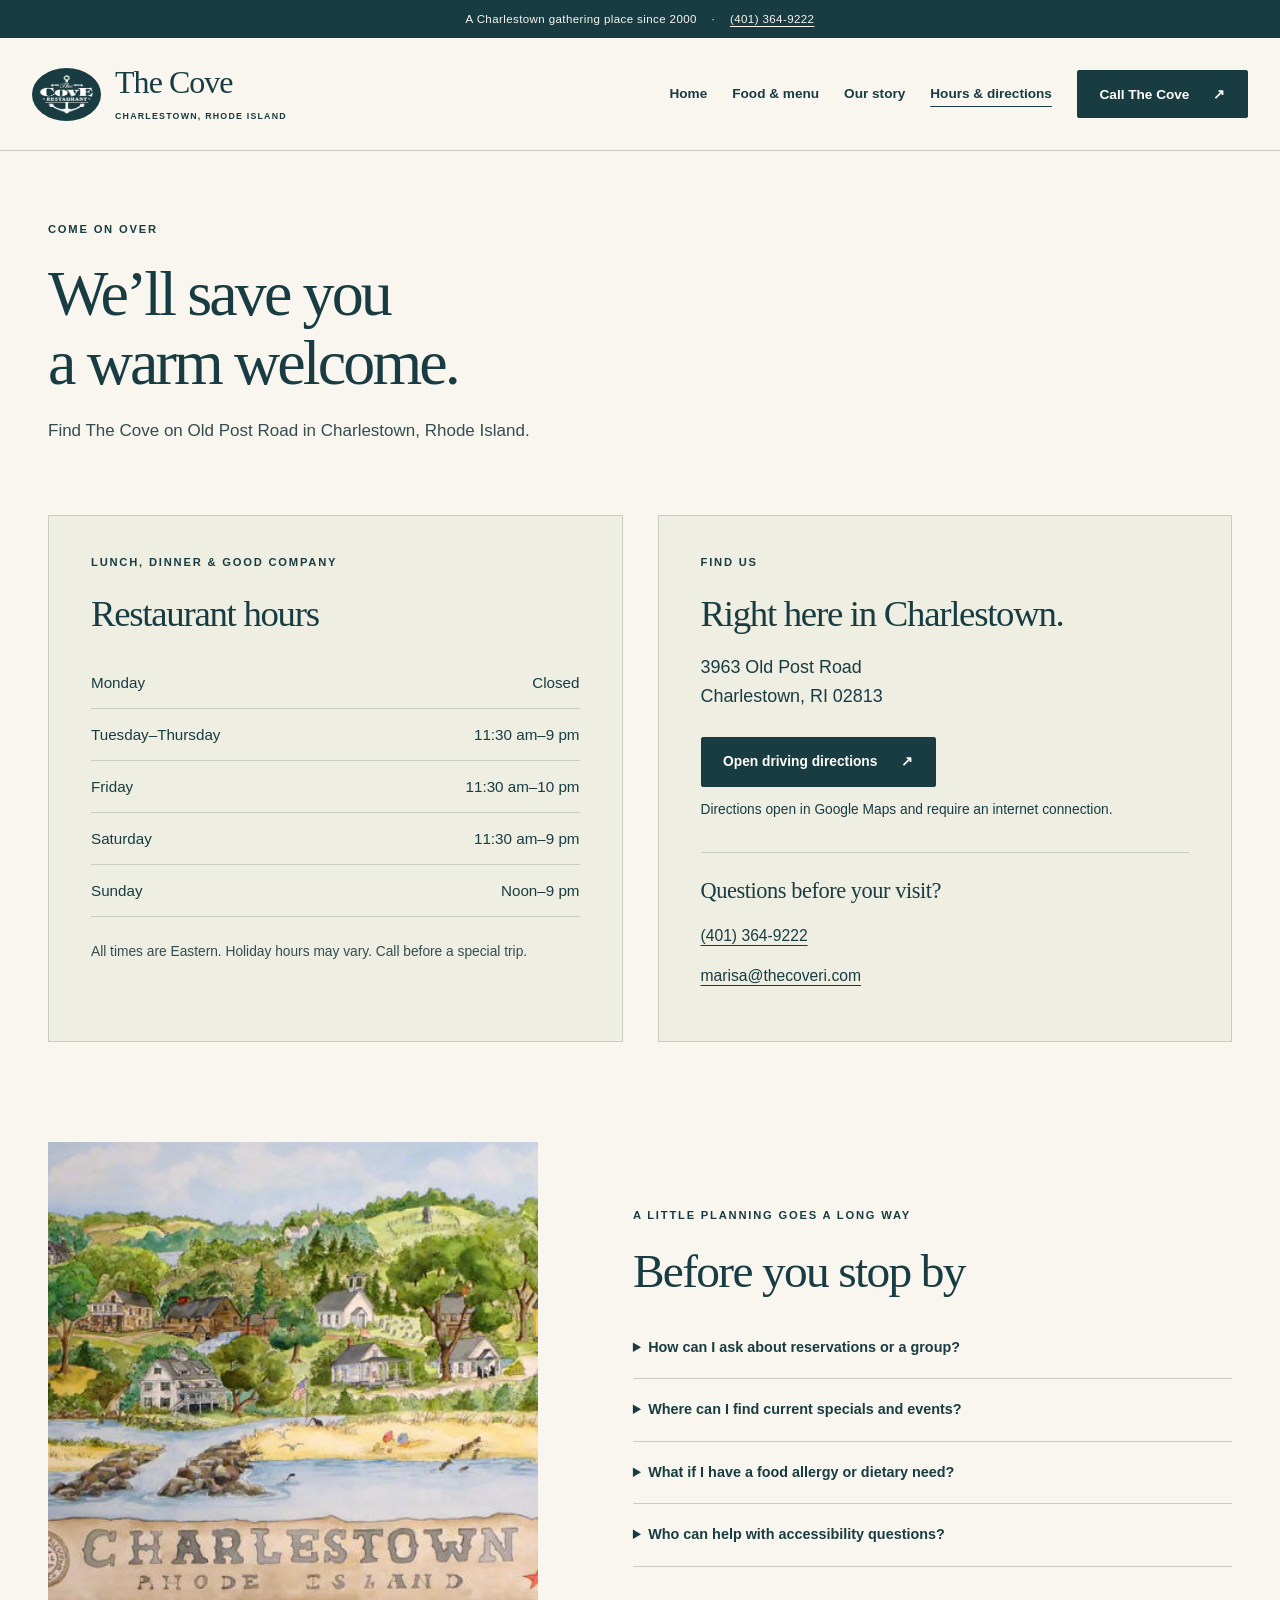
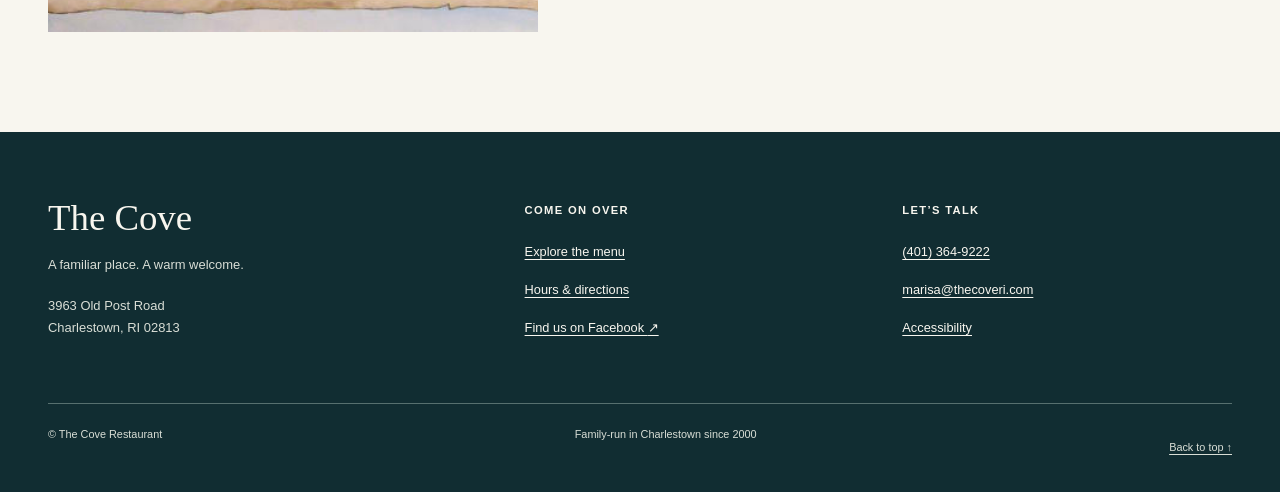
<file: visit.html>
<!doctype html>
<html lang="en" id="top"><head><meta charset="utf-8"><meta name="viewport" content="width=device-width, initial-scale=1"><meta name="description" content="Plan your visit to The Cove Restaurant at 3963 Old Post Road in Charlestown, Rhode Island. Restaurant hours, phone, email, and directions."><meta name="theme-color" content="#183c42"><title>Hours &amp; directions | The Cove Restaurant</title><link rel="icon" href="assets/favicon.svg" type="image/svg+xml"><link rel="stylesheet" href="assets/styles.css"><script src="assets/site.js" defer></script></head><body><a class="skip-link" href="#main">Skip to main content</a>
<div class="topline">A Charlestown gathering place since 2000 <span aria-hidden="true">·</span> <a href="tel:+14013649222">(401) 364-9222</a></div>
<header class="site-header"><div class="nav-wrap"><a class="brand" href="index.html" aria-label="The Cove Restaurant, home"><img src="assets/images/cove-logo.png" width="126" height="89" alt=""><span><b>The Cove</b><small>CHARLESTOWN, RHODE ISLAND</small></span></a>
<button class="nav-toggle" type="button" aria-expanded="false" aria-controls="primary-nav" hidden>Menu <span aria-hidden="true">☰</span></button>
<nav id="primary-nav" aria-label="Main navigation"><a href="index.html" >Home</a><a href="menu.html" >Food &amp; menu</a><a href="index.html#our-story">Our story</a><a href="visit.html" aria-current="page">Hours &amp; directions</a><a class="button nav-call" href="tel:+14013649222">Call The Cove <span aria-hidden="true">↗</span></a></nav></div></header><main id="main" tabindex="-1"><section class="page-intro wrap"><p class="eyebrow">COME ON OVER</p><h1>We’ll save you<br>a warm welcome.</h1><p>Find The Cove on Old Post Road in Charlestown, Rhode Island.</p></section><div class="wrap visit-grid"><section class="visit-card" id="hours"><p class="eyebrow">LUNCH, DINNER &amp; GOOD COMPANY</p><h2>Restaurant hours</h2><table class="hours-table"><caption class="sr-only">Weekly restaurant hours, Eastern Time</caption><tbody><tr><th scope="row">Monday</th><td>Closed</td></tr><tr><th scope="row">Tuesday–Thursday</th><td>11:30 am–9 pm</td></tr><tr><th scope="row">Friday</th><td>11:30 am–10 pm</td></tr><tr><th scope="row">Saturday</th><td>11:30 am–9 pm</td></tr><tr><th scope="row">Sunday</th><td>Noon–9 pm</td></tr></tbody></table><p class="small muted">All times are Eastern. Holiday hours may vary. Call before a special trip.</p></section><section class="visit-card location-card"><p class="eyebrow">FIND US</p><h2>Right here in Charlestown.</h2><address>3963 Old Post Road<br>Charlestown, RI 02813</address><a class="button" href="https://www.google.com/maps/dir/?api=1&destination=3963+Old+Post+Road+Charlestown+RI+02813">Open driving directions <span aria-hidden="true">↗</span></a><p class="small">Directions open in Google Maps and require an internet connection.</p><div class="contact-block"><h3>Questions before your visit?</h3><a href="tel:+14013649222">(401) 364-9222</a><a href="mailto:marisa@thecoveri.com">marisa@thecoveri.com</a></div></section></div><section class="section wrap visit-bottom"><img src="assets/images/charlestown.jpg" width="600" height="410" loading="lazy" alt="Illustration of Charlestown’s coastal village and shoreline, labeled Charlestown, Rhode Island"><div><p class="eyebrow">A LITTLE PLANNING GOES A LONG WAY</p><h2>Before you stop by</h2><details><summary>How can I ask about reservations or a group?</summary><p>Call <a href="tel:+14013649222">(401) 364-9222</a> to ask the restaurant about seating and group arrangements.</p></details><details><summary>Where can I find current specials and events?</summary><p>Check <a href="https://www.facebook.com/The-Cove-Restaurant-502096603152832/">The Cove’s Facebook page</a> or call the restaurant for current updates.</p></details><details><summary>What if I have a food allergy or dietary need?</summary><p>Please speak directly with the restaurant before ordering. The menu marks some gluten-free options; staff can confirm ingredients, preparation, and suitability.</p></details><details><summary>Who can help with accessibility questions?</summary><p>For questions about visiting the restaurant or assistance with this website, call <a href="tel:+14013649222">(401) 364-9222</a> or email <a href="mailto:marisa@thecoveri.com">marisa@thecoveri.com</a>.</p></details></div></section></main><footer class="site-footer"><div class="footer-grid wrap"><div><a class="footer-brand" href="index.html">The Cove</a><p>A familiar place. A warm welcome.</p><p>3963 Old Post Road<br>Charlestown, RI 02813</p></div><div><h2>Come on over</h2><a href="menu.html">Explore the menu</a><a href="visit.html">Hours &amp; directions</a><a href="https://www.facebook.com/The-Cove-Restaurant-502096603152832/">Find us on Facebook <span aria-hidden="true">↗</span></a></div><div><h2>Let’s talk</h2><a href="tel:+14013649222">(401) 364-9222</a><a href="mailto:marisa@thecoveri.com">marisa@thecoveri.com</a><a href="accessibility.html">Accessibility</a></div></div><div class="footer-bottom wrap"><span>© The Cove Restaurant</span><span>Family-run in Charlestown since 2000</span><a href="#top">Back to top ↑</a></div></footer></body></html>
</file>
<file: assets/styles.css>
:root{--ink:#183c42;--body:#344d50;--paper:#f8f6ef;--white:#fffef9;--wash:#eeeee3;--line:#c9cec3;--accent:#91502f;--soft:#e8dcc4;--serif:Georgia,'Times New Roman',serif;--sans:Arial,Helvetica,sans-serif}
*{box-sizing:border-box}html{scroll-behavior:smooth;scroll-padding-top:1.5rem}body{margin:0;color:var(--ink);background:var(--paper);font:17px/1.65 var(--sans)}img{max-width:100%;height:auto;display:block}a{color:inherit;text-underline-offset:.23em;text-decoration-thickness:1px}a:hover{text-decoration-thickness:2px}button,input{font:inherit}button,a,input,summary{-webkit-tap-highlight-color:transparent}button{cursor:pointer}button:disabled{cursor:default}[hidden]{display:none!important}:focus-visible{outline:3px solid var(--accent);outline-offset:5px;box-shadow:0 0 0 2px var(--paper)}.site-footer :focus-visible,.visit-band :focus-visible{outline-color:#ffe3a9}a,button,summary{touch-action:manipulation}p{margin:0 0 1.25rem}h1,h2,h3{font-weight:400;line-height:1.07;margin:0 0 1.25rem;font-family:var(--serif)}h1{font-size:clamp(3rem,5.4vw,5.6rem);letter-spacing:-.045em}h2{font-size:clamp(2.35rem,3.7vw,3.8rem);letter-spacing:-.035em}h3{font-size:1.65rem;letter-spacing:-.02em}h1 em{font-weight:400;color:var(--accent)}.wrap{width:min(1240px,calc(100% - 96px));margin-inline:auto}.narrow{max-width:850px}.eyebrow{font-size:.7rem;font-weight:700;letter-spacing:.16em;line-height:1.5;margin-bottom:1.4rem}.small{font-size:.86rem}.muted{color:var(--body)}.sr-only{position:absolute;width:1px;height:1px;padding:0;margin:-1px;overflow:hidden;clip:rect(0,0,0,0);white-space:nowrap;border:0}.skip-link{position:fixed;z-index:100;left:1rem;top:-100px;background:var(--white);padding:.8rem 1.2rem;color:var(--ink)}.skip-link:focus{top:1rem}.topline{background:var(--ink);color:var(--paper);text-align:center;font-size:.72rem;letter-spacing:.035em;padding:.6rem 1rem}.topline span{margin:0 .7rem}.topline a{display:inline-block}.site-header{border-bottom:1px solid var(--line);background:var(--paper)}.nav-wrap{width:min(1344px,calc(100% - 64px));margin:auto;display:flex;align-items:center;justify-content:space-between;gap:24px;min-height:112px}.brand{display:flex;align-items:center;gap:14px;text-decoration:none;flex-shrink:0}.brand img{width:69px;height:auto;background:var(--ink);border-radius:50%;padding:7px}.brand b{display:block;font-family:var(--serif);font-weight:400;font-size:2rem;line-height:1.1;letter-spacing:-.03em}.brand small{display:block;font-size:.55rem;letter-spacing:.14em;font-weight:700;margin-top:.5rem}.site-header nav{display:flex;align-items:center;gap:25px}.site-header nav>a{font-size:.85rem;font-weight:600;min-height:44px;display:inline-flex;align-items:center;text-decoration:none;white-space:nowrap}.site-header nav>a[aria-current]{text-decoration:underline;text-underline-offset:.6em}.site-header nav>a:hover{text-decoration:underline}.button{display:inline-flex;align-items:center;justify-content:center;gap:1.5rem;min-height:50px;padding:.85rem 1.35rem;border:1px solid var(--ink);background:var(--ink);color:var(--white);font-size:.86rem;font-weight:600;text-decoration:none;line-height:1.4;border-radius:2px}.button:hover{background:#285158;text-decoration:none}.button-outline{background:transparent;color:var(--ink)}.button-outline:hover{background:var(--wash)}.button-light{background:var(--paper);color:var(--ink);border-color:var(--paper)}.button-light:hover{background:var(--soft)}.text-link{font-weight:600;display:inline-flex;gap:1.5rem;align-items:center;min-height:44px;font-size:.9rem}.actions{display:flex;align-items:center;gap:24px;flex-wrap:wrap}.hero{display:grid;grid-template-columns:1fr 1.07fr;gap:6%;padding-top:60px;padding-bottom:65px;align-items:center}.hero .eyebrow{margin-bottom:1.55rem}.hero h1{margin-bottom:1.5rem}.hero-intro{max-width:410px;font-size:1rem;line-height:1.7;color:var(--body);margin-bottom:1.7rem}.hero-photo{height:570px;position:relative}.hero-photo>img{width:100%;height:100%;object-fit:cover;object-position:52% center;border-radius:140px 0 0 0}.photo-tag{position:absolute;right:-16px;bottom:29px;padding:21px 31px;background:var(--soft);color:var(--ink);box-shadow:0 7px 25px #0001}.photo-tag span{display:block;font-size:.63rem;letter-spacing:.14em;font-weight:700}.photo-tag b{display:block;font-family:var(--serif);font-size:1.6rem;font-weight:400}.hero-footnote{font-size:.7rem;color:var(--body);margin:2rem 0 0;letter-spacing:.03em}.hero-footnote span{margin:0 .7rem}.quick-info{border-block:1px solid var(--line);background:var(--wash);padding:25px 0}.info-grid{display:grid;grid-template-columns:1.2fr 1.15fr .8fr}.info-grid>div{border-right:1px solid var(--line);padding:0 25px}.info-grid>div:first-child{padding-left:0}.info-grid>div:last-child{border:0}.info-grid .eyebrow{display:block;font-size:.59rem;margin-bottom:.4rem}.info-grid a{font-size:.81rem;font-weight:600;display:inline-flex;align-items:center;min-height:32px}.section{padding-top:100px;padding-bottom:100px}.section-heading{display:flex;justify-content:space-between;gap:3rem;align-items:flex-end;margin-bottom:46px}.section-heading h2{margin-bottom:0}.section-heading>div:last-child{max-width:370px}.section-heading>div:last-child p{font-size:.96rem;color:var(--body)}.menu-tiles{display:grid;grid-template-columns:repeat(3,1fr);border-block:1px solid var(--line)}.menu-tiles>a{padding:36px 28px 32px;border-right:1px solid var(--line);text-decoration:none;display:flex;flex-direction:column;align-items:flex-start}.menu-tiles>a:first-child{padding-left:0}.menu-tiles>a:last-child{border-right:0}.menu-tiles>a:hover{background:var(--wash)}.tile-num{color:var(--accent);font-size:.75rem;font-weight:700;letter-spacing:.1em;margin-bottom:30px}.menu-tiles h3{font-size:1.9rem;max-width:260px}.menu-tiles p{font-size:.9rem;color:var(--body);max-width:300px}.tile-link{margin-top:auto;display:block;font-size:.78rem;font-weight:700;text-decoration:underline;text-underline-offset:5px;padding-top:18px}.story-section{background:var(--wash);padding:80px 0}.story-grid{display:grid;grid-template-columns:1fr 1fr;gap:8%;align-items:center}.story-image img{width:100%;aspect-ratio:1.04;object-fit:cover;border-radius:2px}.story-copy p:not(.eyebrow){font-size:.95rem;color:var(--body)}.story-copy h2{margin-bottom:1.6rem}.around-grid{display:grid;grid-template-columns:.8fr 1.2fr;align-items:center;gap:9%}.around-grid p:not(.eyebrow){color:var(--body);font-size:.95rem}.around-grid img{width:100%;aspect-ratio:1.4;object-fit:cover;border-radius:2px}.around-grid .button{margin-top:1rem}.visit-band{background:var(--ink);color:var(--paper);padding:62px 0}.visit-band-inner{display:flex;align-items:center;justify-content:space-between;gap:3rem}.visit-band .eyebrow{color:var(--soft);margin-bottom:1rem}.visit-band h2{font-size:2.7rem}.visit-band p:last-child{margin:0;font-size:.9rem}.visit-band .actions{gap:20px;align-items:flex-start;flex-direction:column}.light-link{font-size:.85rem;min-height:30px;display:inline-flex;align-items:center}.site-footer{background:#112d32;color:var(--paper)}.footer-grid{display:grid;grid-template-columns:1.3fr 1fr 1fr;gap:3rem;padding:64px 0 45px}.footer-brand{font:2.3rem var(--serif);text-decoration:none;display:inline-block;margin-bottom:15px}.footer-grid p{font-size:.81rem;color:#d9ded6}.footer-grid h2{font:700 .7rem var(--sans);letter-spacing:.12em;text-transform:uppercase;margin:8px 0 20px}.footer-grid>div>a:not(.footer-brand){display:table;min-height:38px;font-size:.8rem;padding:.35rem 0}.footer-bottom{border-top:1px solid #57706f;padding:22px 0;display:flex;justify-content:space-between;gap:20px;font-size:.68rem;color:#d9ded6}.footer-bottom a{min-height:30px}.nav-toggle{display:none;border:1px solid var(--ink);background:var(--paper);color:var(--ink);border-radius:2px;min-height:44px;padding:.4rem .7rem;font-size:.83rem}.nav-toggle span{margin-left:8px}.page-intro{padding-top:70px;padding-bottom:50px}.page-intro h1{font-size:clamp(3rem,5vw,5rem)}.page-intro>p:last-child{max-width:680px;color:var(--body)}.visit-grid{display:grid;grid-template-columns:1fr 1fr;gap:35px}.visit-card{background:var(--wash);padding:38px 42px;border:1px solid var(--line)}.visit-card h2{font-size:2.3rem}.hours-table{width:100%;border-collapse:collapse;font-size:.95rem;margin:24px 0}.hours-table th,.hours-table td{padding:13px 0;border-bottom:1px solid var(--line);text-align:left}.hours-table th{font-weight:400}.hours-table td{text-align:right}.visit-card address{font-style:normal;margin:20px 0 25px;font-size:1.12rem}.visit-card .button{margin-bottom:12px}.contact-block{margin-top:30px;border-top:1px solid var(--line);padding-top:26px}.contact-block h3{font-size:1.4rem}.contact-block a{display:table;min-height:40px;font-size:.98rem}.visit-bottom{display:grid;grid-template-columns:.9fr 1.1fr;gap:8%;align-items:center}.visit-bottom img{width:100%;aspect-ratio:1;object-fit:cover}details{border-bottom:1px solid var(--line);font-size:.9rem}summary{cursor:pointer;padding:20px 0;font-weight:600;line-height:1.5}details p{padding-right:20px;margin-bottom:22px}.section-topless{padding-bottom:80px}.prose h2{font-size:2rem;margin-top:2rem}.prose p{color:var(--body)}.menu-intro{display:flex;justify-content:space-between;gap:3rem;align-items:center}.menu-intro h1{margin-bottom:1rem}.menu-intro .menu-lead{max-width:630px;color:var(--body)}.menu-tools{padding:25px 0;background:var(--wash);border-block:1px solid var(--line)}.menu-tools-inner{display:flex;align-items:flex-end;justify-content:space-between;gap:25px}.search-field{width:360px;max-width:100%}.search-field label{display:block;font-size:.78rem;font-weight:700;margin-bottom:6px}.search-input-wrap{display:flex;gap:10px}input[type=search]{width:100%;background:var(--white);border:1px solid #657873;border-radius:2px;padding:11px 12px;color:var(--ink);min-height:46px}.search-input-wrap button{background:transparent;border:1px solid #657873;padding:6px 10px;border-radius:2px;color:var(--ink);font-size:.8rem;min-height:46px}.menu-status{font-size:.8rem;margin:0;padding-bottom:10px}.menu-layout{display:grid;grid-template-columns:210px 1fr;gap:65px;padding-top:50px;padding-bottom:85px}.category-nav{align-self:start;position:sticky;top:24px}.category-nav p{font-size:.65rem}.category-nav a{display:block;min-height:44px;padding:10px 0;border-bottom:1px solid var(--line);font-size:.86rem;text-decoration:none}.category-nav a:hover{text-decoration:underline;color:var(--accent)}.menu-section{scroll-margin-top:30px;margin-bottom:60px}.menu-section h2{font-size:2.6rem;border-bottom:2px solid var(--ink);padding-bottom:18px;margin-bottom:10px}.category-note{font-size:.85rem;color:var(--body);margin:15px 0 0}.dish-grid{display:grid;grid-template-columns:1fr 1fr;column-gap:35px}.dish{padding:25px 0;border-bottom:1px solid var(--line)}.dish-heading{display:flex;justify-content:space-between;align-items:baseline;gap:20px}.dish h3{font-size:1.35rem;line-height:1.2;margin:0 0 10px}.dish-price{font-size:.88rem;white-space:nowrap;font-weight:700}.dish p{font-size:.84rem;line-height:1.6;color:var(--body);margin-bottom:0}.dish-tag{display:inline-block;font-size:.6rem;font-weight:700;line-height:1.5;background:#e1e7dc;color:var(--ink);padding:3px 6px;vertical-align:middle;margin-left:5px}.menu-notes{border:1px solid var(--line);background:var(--wash);padding:28px;margin-top:40px}.menu-notes h2{font-size:1.8rem}.menu-notes p,.menu-notes li{font-size:.84rem;color:var(--body)}.menu-notes p:last-child{margin-bottom:0}.no-results{padding:40px 0}.print-link{margin-top:15px;background:transparent;border:0;padding:8px 0;text-decoration:underline;color:var(--ink);font-size:.86rem;min-height:44px}.pdf-note{font-size:.73rem;color:var(--body);max-width:235px;margin-top:12px}
@media(min-width:1500px){.hero{gap:8%}.hero-photo{height:610px}}
@media(max-width:1100px){.nav-wrap{width:calc(100% - 48px);gap:16px}.site-header nav{gap:16px}.brand small{font-size:.48rem}.brand img{width:58px}.brand b{font-size:1.8rem}.site-header nav>a{font-size:.78rem}.site-header .nav-call{padding:.7rem .85rem}.wrap{width:calc(100% - 64px)}.hero-photo{height:510px}.hero{gap:5%}.hero h1{font-size:4.4rem}.info-grid>div{padding-inline:18px}.info-grid a{font-size:.74rem}.menu-layout{grid-template-columns:170px 1fr;gap:40px}.visit-card{padding:30px}.hours-table{font-size:.88rem}}
@media(max-width:850px){.nav-wrap{flex-wrap:wrap;padding-block:20px;min-height:90px}.site-header nav{width:100%;justify-content:space-between;flex-wrap:wrap}.js .nav-toggle{display:block}.js .site-header nav{display:none}.js .site-header nav.is-open{display:flex;flex-direction:column;align-items:stretch;gap:6px;padding:20px 0 0}.js .site-header nav>a{padding:.7rem .5rem}.js .site-header nav>.nav-call{justify-content:center}.hero{padding-top:40px;padding-bottom:45px;gap:6%}.hero h1{font-size:3.5rem}.hero-intro{font-size:.92rem}.hero-photo{height:490px}.hero .actions{gap:12px}.photo-tag{padding:18px;right:-12px}.photo-tag b{font-size:1.3rem}.photo-tag span{font-size:.55rem}.info-grid{grid-template-columns:1fr 1fr}.info-grid>div{padding:0 18px}.info-grid>div:nth-child(2){border:0}.info-grid>div:last-child{display:none}.section{padding-block:75px}.section-heading{gap:2rem}.section-heading>div:last-child{max-width:300px}.menu-tiles>a{padding:28px 20px}.menu-tiles h3{font-size:1.5rem}.story-grid{gap:6%}.story-copy h2{font-size:2.7rem}.around-grid{gap:6%;grid-template-columns:1fr 1fr}.visit-band-inner{align-items:flex-start;gap:30px}.visit-band h2{font-size:2.3rem}.footer-grid{gap:2rem}.visit-card{padding:25px}.visit-card h2{font-size:1.9rem}.visit-grid{gap:20px}.hours-table{font-size:.81rem}.visit-bottom{gap:6%}.menu-layout{display:block}.category-nav{position:static;display:flex;flex-wrap:wrap;gap:8px;margin-bottom:35px}.category-nav p{width:100%;margin-bottom:6px}.category-nav a{border:1px solid var(--line);padding:8px 12px;border-radius:2px;min-height:42px}.menu-intro{align-items:flex-start;gap:2rem}.menu-intro .button{white-space:nowrap}.menu-intro .pdf-note{max-width:220px}}
@media(max-width:600px){body{font-size:16px}.wrap{width:calc(100% - 40px)}.topline{font-size:.64rem;padding:.7rem .6rem}.topline span{margin:0 .25rem}.nav-wrap{width:calc(100% - 40px);padding-block:16px}.brand img{width:53px}.brand b{font-size:1.7rem}.brand small{font-size:.45rem}.hero{display:flex;flex-direction:column;align-items:stretch;gap:34px;padding-top:34px;padding-bottom:40px}.hero h1{font-size:3.6rem;letter-spacing:-.045em}.hero .eyebrow{margin-bottom:18px}.hero-intro{max-width:430px}.hero .actions{gap:20px}.hero-footnote{margin-top:20px}.hero-photo{height:360px;margin-right:10px}.hero-photo>img{border-radius:90px 0 0 0;object-position:center 52%}.photo-tag{right:-10px;bottom:22px;padding:16px 22px}.photo-tag b{font-size:1.4rem}.quick-info{padding:14px 0}.info-grid{display:block}.info-grid>div{border:0;border-bottom:1px solid var(--line);padding:12px 0!important}.info-grid>div:nth-child(2){border:0}.info-grid a{font-size:.78rem;min-height:30px}.info-grid .eyebrow{margin-bottom:1px}.section{padding-block:58px}.section-heading{display:block;margin-bottom:30px}.section-heading h2{font-size:2.8rem;margin-bottom:25px}.section-heading>div:last-child{max-width:none}.menu-tiles{display:block}.menu-tiles>a{padding:25px 0;border-right:0;border-bottom:1px solid var(--line)}.menu-tiles>a:last-child{border-bottom:0}.tile-num{margin-bottom:16px}.menu-tiles h3{font-size:1.8rem;max-width:none;margin-bottom:12px}.menu-tiles p{max-width:none}.tile-link{padding-top:2px}.story-section{padding:50px 0}.story-grid{display:flex;flex-direction:column;gap:35px;align-items:stretch}.story-image img{aspect-ratio:1.3}.story-copy h2{font-size:2.7rem}.around-grid{display:flex;flex-direction:column;gap:30px;align-items:stretch}.around-grid h2{font-size:2.7rem}.around-grid img{aspect-ratio:1.35}.visit-band{padding:42px 0}.visit-band-inner{display:block}.visit-band-inner>.actions{margin-top:28px;flex-direction:row;align-items:center}.visit-band h2{font-size:2.65rem}.footer-grid{grid-template-columns:1fr 1fr;gap:25px;padding:44px 0 25px}.footer-grid>div:first-child{grid-column:1/-1}.footer-grid h2{font-size:.63rem}.footer-grid>div>a:not(.footer-brand){font-size:.76rem;overflow-wrap:anywhere}.footer-bottom{flex-wrap:wrap;font-size:.65rem;gap:12px}.footer-bottom span:nth-child(2){display:none}.page-intro{padding-top:45px;padding-bottom:30px}.page-intro h1{font-size:3.25rem}.visit-grid{display:block}.visit-card{padding:25px;margin-bottom:20px}.visit-card h2{font-size:2.05rem}.hours-table{font-size:.86rem}.visit-bottom{display:flex;flex-direction:column-reverse;align-items:stretch;gap:35px}.visit-bottom img{aspect-ratio:1.35}.menu-intro{display:block}.menu-intro .actions{margin-top:24px}.pdf-note{max-width:none!important}.menu-tools-inner{display:block}.search-field{width:100%}.menu-status{padding:12px 0 0}.menu-layout{padding-top:30px}.category-nav{gap:6px}.category-nav a{font-size:.76rem;padding:9px 10px}.dish-grid{grid-template-columns:1fr}.dish{padding:22px 0}.dish h3{font-size:1.35rem}.dish p{font-size:.87rem}.menu-section h2{font-size:2.3rem}.menu-notes{padding:22px}.section-topless{padding-bottom:50px}.prose h2{font-size:1.8rem}}
@media(max-width:360px){.hero h1{font-size:3.15rem}.hero .actions{align-items:flex-start;flex-direction:column;gap:8px}.brand{gap:9px}.brand small{font-size:.4rem}.topline{font-size:.59rem}.hours-table{font-size:.76rem}.visit-card{padding:20px}.dish-heading{gap:10px}.dish-price{font-size:.8rem}.wrap{width:calc(100% - 32px)}}
@media(prefers-reduced-motion:reduce){html{scroll-behavior:auto}*,*::before,*::after{animation:none!important;transition:none!important}}
@media(forced-colors:active){.button,.menu-tiles>a,.dish-tag{border:1px solid ButtonText}.hero-photo>img{border-radius:0}:focus-visible{outline:3px solid Highlight;box-shadow:none}}
@media print{body{background:white;color:black;font-size:10pt}.topline,.site-header,.site-footer,.menu-tools,.category-nav,.menu-intro>.menu-download,.print-link,.skip-link{display:none!important}.wrap{width:100%}.page-intro{padding:0 0 10px}.page-intro h1{font-size:28pt}.menu-layout{display:block;padding:0}.menu-section{margin-bottom:20px}.menu-section h2{font-size:20pt}.dish h3{font-size:12pt}.dish p,.dish-price,.menu-notes p,.menu-notes li{font-size:9pt}.dish{break-inside:avoid;padding:10px 0}.dish[hidden],.menu-section[hidden]{display:block!important}.dish-grid{gap:0 24px}.menu-notes{break-inside:avoid;background:white}.hero-photo{height:300px}.section,.story-section{padding:25px 0}a{color:black}details{display:block}details>p{display:block}img{max-height:300px;object-fit:contain}}
.dish-heading.has-variants{display:block}.has-variants .dish-price{display:block;white-space:normal;margin-bottom:10px}.dish h3 .sr-only{font-family:var(--sans)}
.footer-bottom a{display:inline-flex;align-items:center;min-height:44px}
@media print{.no-results{display:none!important}}
@media(max-height:750px){.category-nav{position:static}}
</file>
